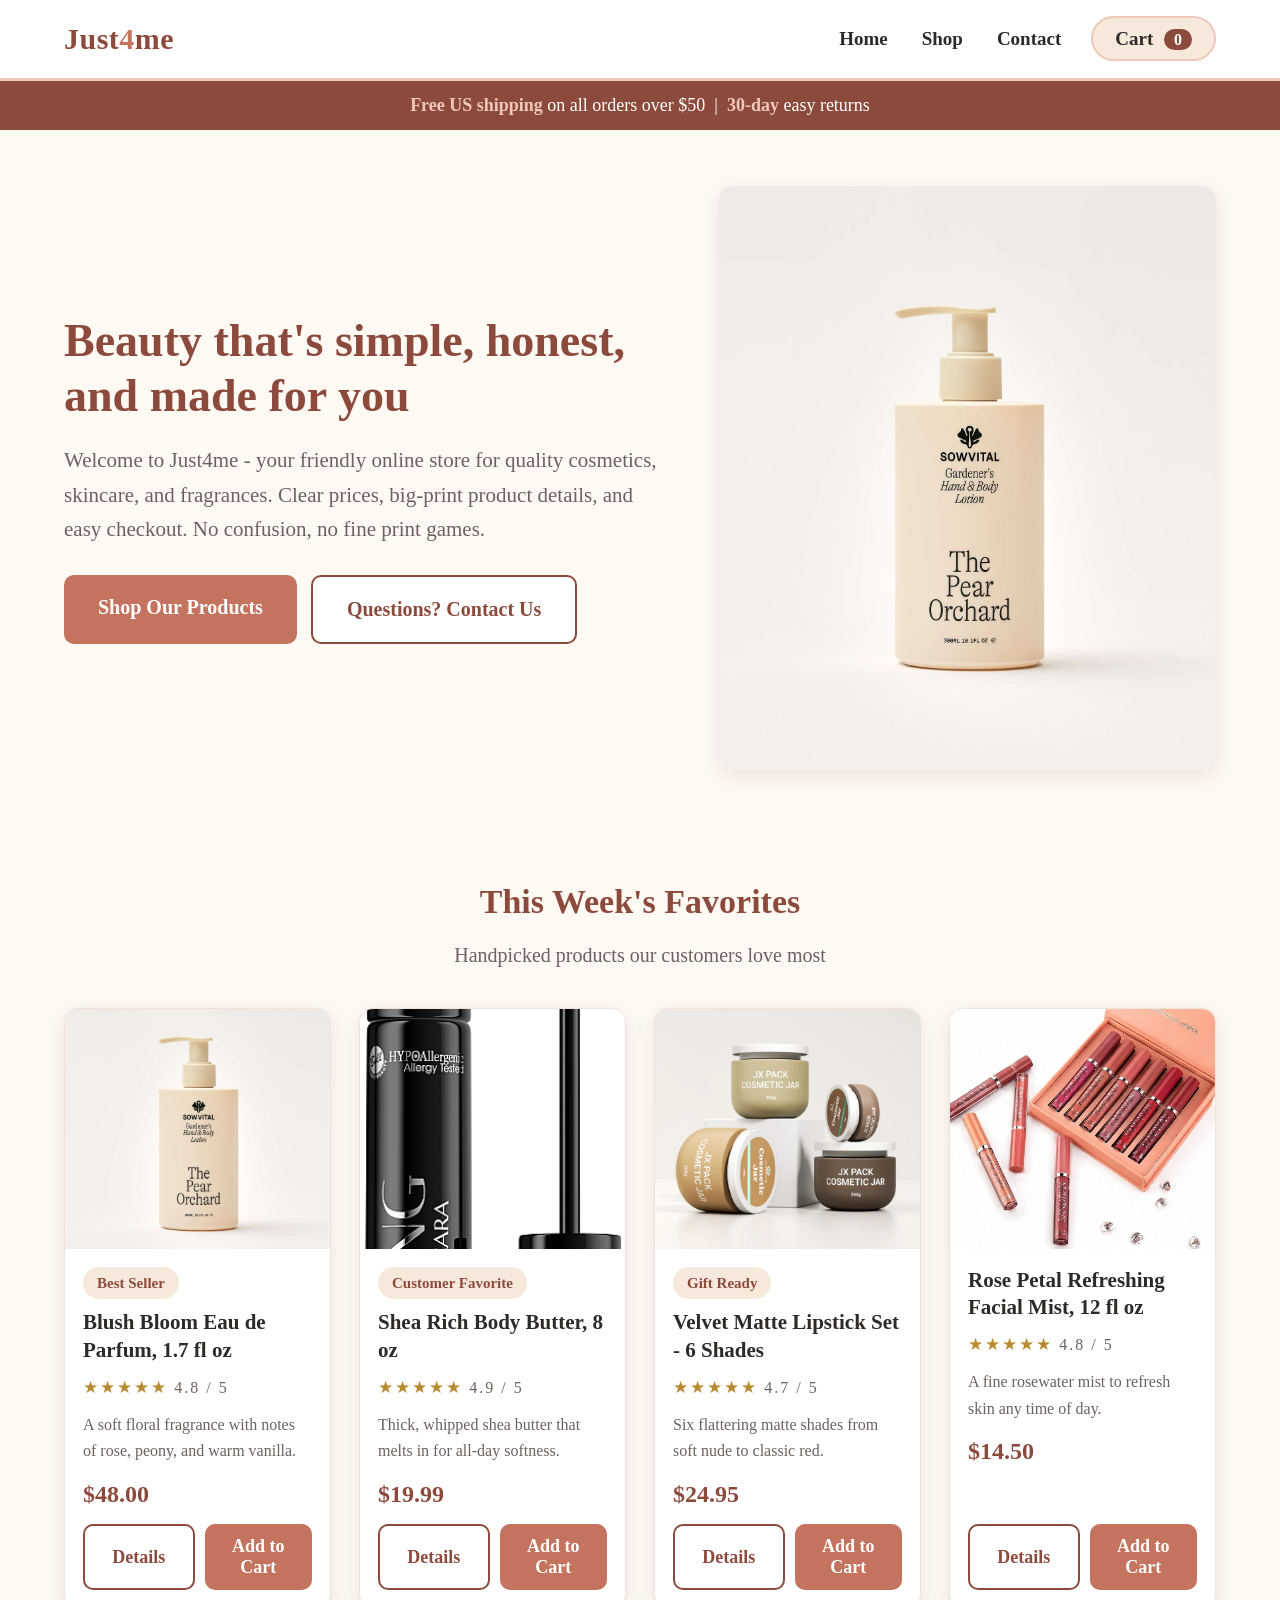
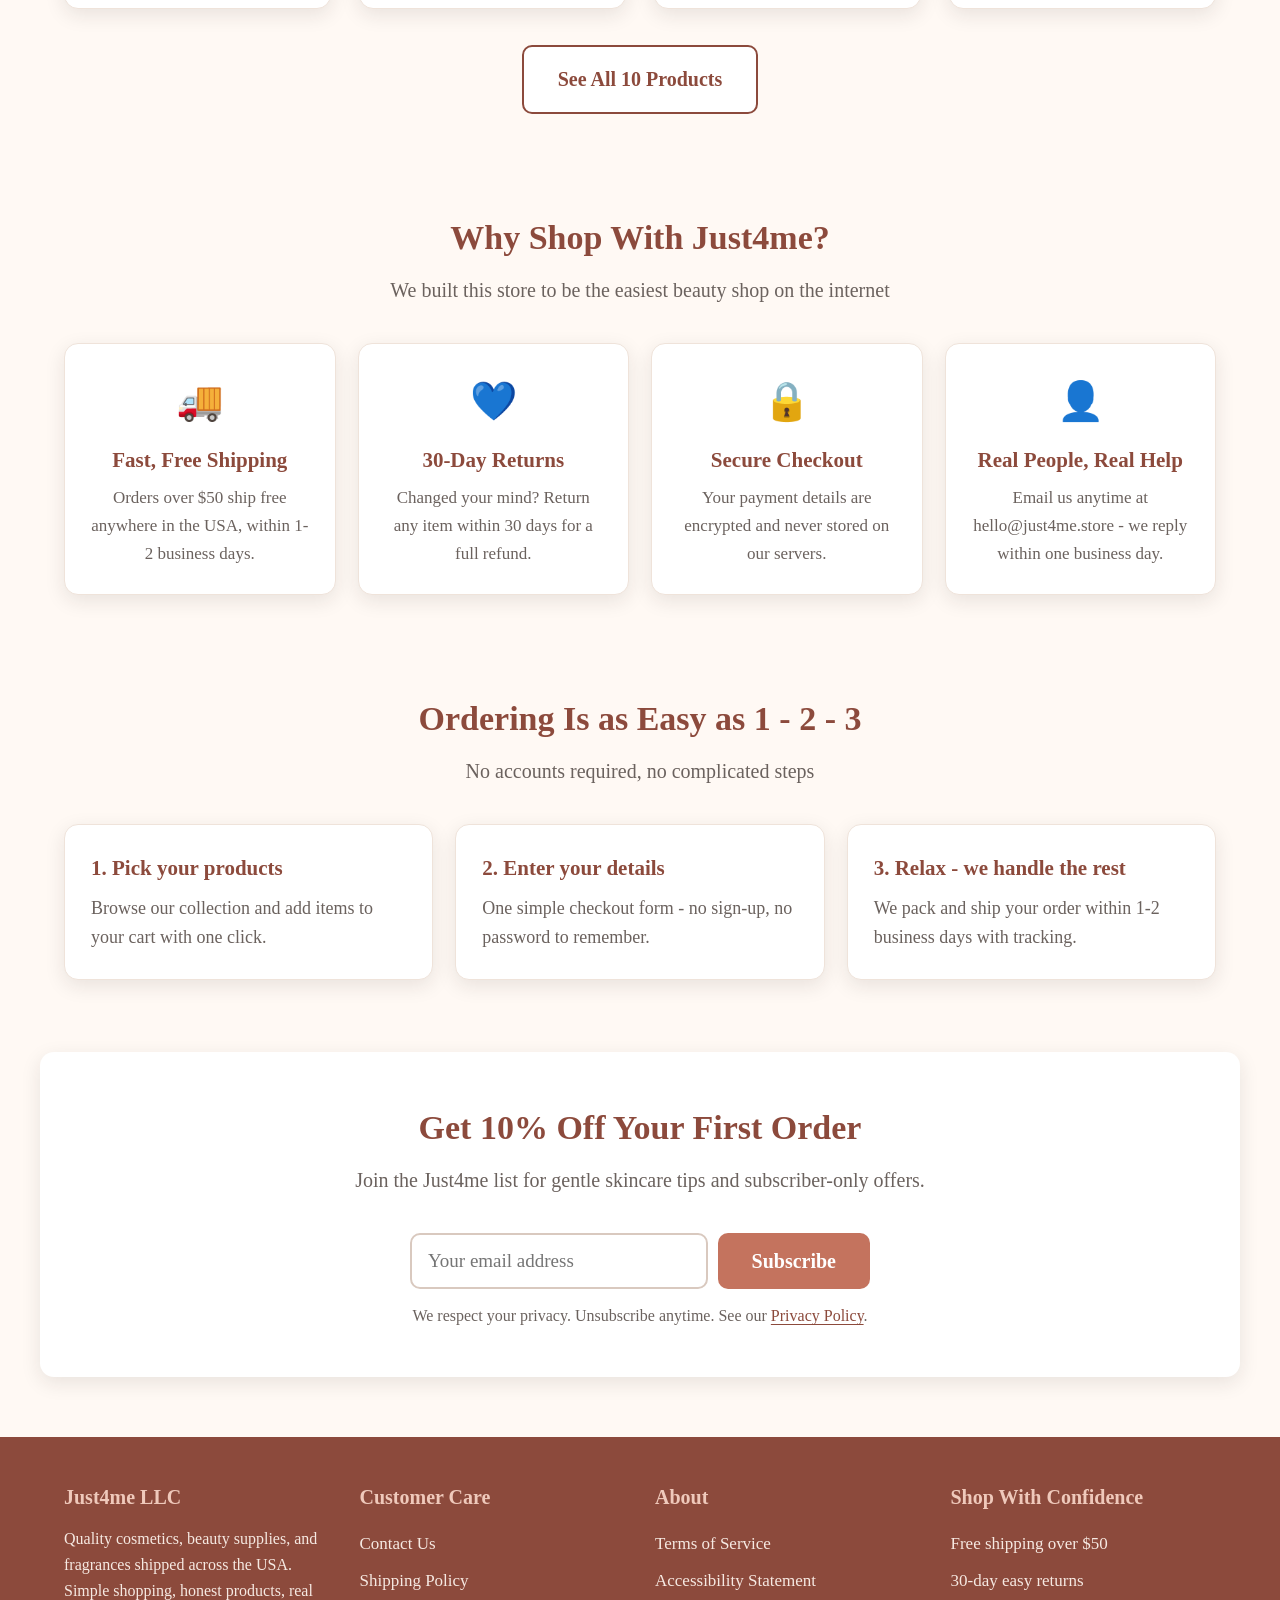
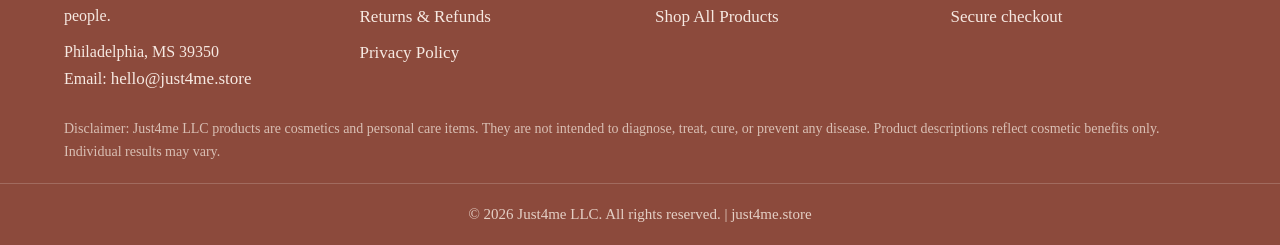
<file: index.html>
<!DOCTYPE html>
<html lang="en-US">
<head>
<meta charset="UTF-8">
<meta name="viewport" content="width=device-width, initial-scale=1.0">
<title>Cosmetics, Beauty & Fragrance Online Store | Just4me LLC</title>
<meta name="description" content="Shop quality cosmetics, skincare, and perfumes at Just4me LLC. Free US shipping over $50, 30-day returns, easy senior-friendly checkout.">
<meta property="og:title" content="Cosmetics, Beauty & Fragrance Online Store | Just4me LLC">
<meta property="og:description" content="Shop quality cosmetics, skincare, and perfumes at Just4me LLC. Free US shipping over $50, 30-day returns, easy senior-friendly checkout.">
<meta property="og:url" content="https://just4me.store/">
<meta property="og:type" content="website">
<link rel="canonical" href="https://just4me.store/">
<link rel="stylesheet" href="css/style.css">
<script type="application/ld+json">
{"@context":"https://schema.org","@type":"Organization","name":"Just4me LLC","url":"https://just4me.store","email":"hello@just4me.store","address":{"@type":"PostalAddress","addressLocality":"Philadelphia","addressRegion":"MS","postalCode":"39350","addressCountry":"US"}}
</script>

</head>
<body>
<a class="skip-link" href="#main">Skip to main content</a>
<header class="site-header">
  <div class="header-inner">
    <a class="logo" href="index.html">Just<span>4</span>me</a>
    <nav class="main-nav" aria-label="Main navigation">
      <ul>
        <li><a href="index.html">Home</a></li>
        <li><a href="shop.html">Shop</a></li>
        <li><a href="contact.html">Contact</a></li>
        <li><a class="cart-link" href="cart.html">Cart <span class="cart-count">0</span></a></li>
      </ul>
    </nav>
  </div>
</header>
<main id="main">

<div class="announce"><strong>Free US shipping</strong> on all orders over $50 &nbsp;|&nbsp; <strong>30-day</strong> easy returns</div>
<section class="hero">
  <div>
    <h1>Beauty that's simple, honest, and made for you</h1>
    <p>Welcome to Just4me - your friendly online store for quality cosmetics, skincare, and fragrances. Clear prices, big-print product details, and easy checkout. No confusion, no fine print games.</p>
    <div style="display:flex;gap:14px;flex-wrap:wrap">
      <a class="btn" href="shop.html">Shop Our Products</a>
      <a class="btn btn-outline" href="contact.html">Questions? Contact Us</a>
    </div>
  </div>
  <img src="images/products/perfume.jpg" alt="Blush Bloom Eau de Parfum - our signature fragrance">
</section>

<section class="section">
  <h2>This Week's Favorites</h2>
  <p class="sub">Handpicked products our customers love most</p>
  <div id="featured-grid" class="product-grid"></div>
  <div class="center" style="margin-top:36px"><a class="btn btn-outline" href="shop.html">See All 10 Products</a></div>
</section>

<section class="section">
  <h2>Why Shop With Just4me?</h2>
  <p class="sub">We built this store to be the easiest beauty shop on the internet</p>
  <div class="trust">
    <div class="box"><div class="ico" aria-hidden="true">&#128666;</div><h3>Fast, Free Shipping</h3><p>Orders over $50 ship free anywhere in the USA, within 1-2 business days.</p></div>
    <div class="box"><div class="ico" aria-hidden="true">&#128153;</div><h3>30-Day Returns</h3><p>Changed your mind? Return any item within 30 days for a full refund.</p></div>
    <div class="box"><div class="ico" aria-hidden="true">&#128274;</div><h3>Secure Checkout</h3><p>Your payment details are encrypted and never stored on our servers.</p></div>
    <div class="box"><div class="ico" aria-hidden="true">&#128100;</div><h3>Real People, Real Help</h3><p>Email us anytime at hello@just4me.store - we reply within one business day.</p></div>
  </div>
</section>

<section class="section">
  <h2>Ordering Is as Easy as 1 - 2 - 3</h2>
  <p class="sub">No accounts required, no complicated steps</p>
  <div class="steps">
    <div class="step"><h3>1. Pick your products</h3><p>Browse our collection and add items to your cart with one click.</p></div>
    <div class="step"><h3>2. Enter your details</h3><p>One simple checkout form - no sign-up, no password to remember.</p></div>
    <div class="step"><h3>3. Relax - we handle the rest</h3><p>We pack and ship your order within 1-2 business days with tracking.</p></div>
  </div>
</section>

<section class="section center" style="background:var(--white);border-radius:var(--radius);margin:24px auto;box-shadow:var(--shadow)">
  <h2>Get 10% Off Your First Order</h2>
  <p class="sub">Join the Just4me list for gentle skincare tips and subscriber-only offers.</p>
  <form onsubmit="event.preventDefault(); showToast('Thank you! Your welcome code is on its way to your inbox.');" style="max-width:460px;margin:0 auto;display:flex;gap:10px;flex-wrap:wrap;justify-content:center">
    <label for="nl-email" class="skip-link">Email address</label>
    <input id="nl-email" type="email" required placeholder="Your email address" style="flex:1;min-width:240px">
    <button class="btn" type="submit">Subscribe</button>
  </form>
  <p class="qty-note" style="margin-top:14px">We respect your privacy. Unsubscribe anytime. See our <a href="policies.html#privacy">Privacy Policy</a>.</p>
</section>

</main>
<footer class="site-footer">
  <div class="footer-inner">
    <div>
      <h4>Just4me LLC</h4>
      <p style="font-size:16px;line-height:1.6">Quality cosmetics, beauty supplies, and fragrances shipped across the USA. Simple shopping, honest products, real people.</p>
      <p style="font-size:16px;margin-top:10px">Philadelphia, MS 39350<br>Email: <a href="mailto:hello@just4me.store" style="display:inline">hello@just4me.store</a></p>
    </div>
    <div>
      <h4>Customer Care</h4>
      <a href="contact.html">Contact Us</a>
      <a href="policies.html#shipping">Shipping Policy</a>
      <a href="policies.html#returns">Returns &amp; Refunds</a>
      <a href="policies.html#privacy">Privacy Policy</a>
    </div>
    <div>
      <h4>About</h4>
      <a href="policies.html#terms">Terms of Service</a>
      <a href="policies.html#accessibility">Accessibility Statement</a>
      <a href="shop.html">Shop All Products</a>
    </div>
    <div>
      <h4>Shop With Confidence</h4>
      <a href="policies.html#shipping">Free shipping over $50</a>
      <a href="policies.html#returns">30-day easy returns</a>
      <a href="policies.html#privacy">Secure checkout</a>
    </div>
  </div>
  <p class="disclaimer">Disclaimer: Just4me LLC products are cosmetics and personal care items. They are not intended to diagnose, treat, cure, or prevent any disease. Product descriptions reflect cosmetic benefits only. Individual results may vary.</p>
  <div class="footer-bottom">&copy; <span id="year">2026</span> Just4me LLC. All rights reserved. | just4me.store</div>
</footer>
<script src="js/main.js"></script>
</body>
</html>
</file>
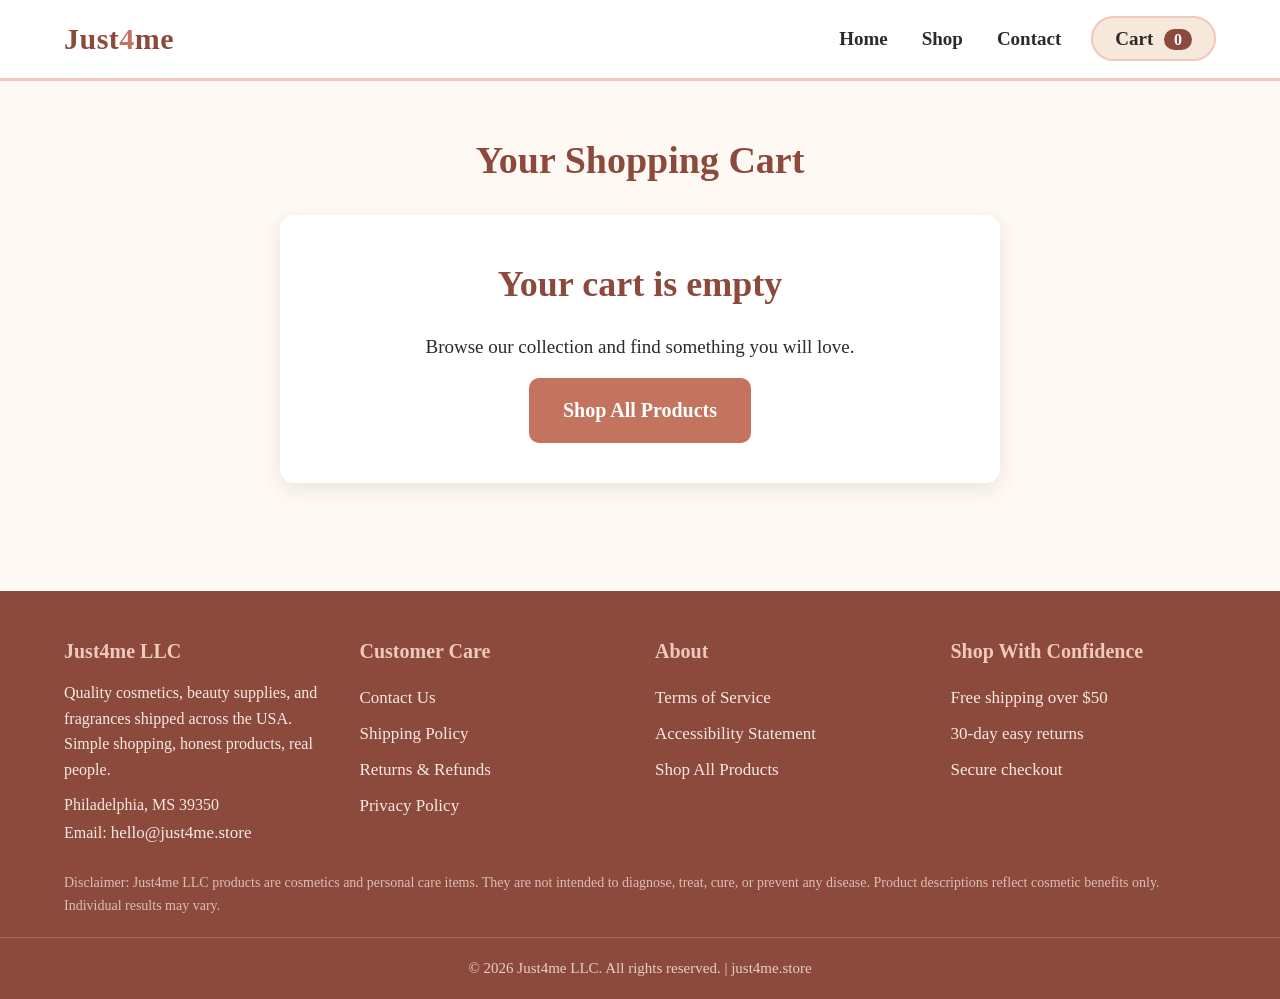
<file: cart.html>
<!DOCTYPE html>
<html lang="en-US">
<head>
<meta charset="UTF-8">
<meta name="viewport" content="width=device-width, initial-scale=1.0">
<title>Your Shopping Cart | Just4me LLC</title>
<meta name="description" content="Review your Just4me cart and check out securely. Free US shipping on orders over $50.">
<meta property="og:title" content="Your Shopping Cart | Just4me LLC">
<meta property="og:description" content="Review your Just4me cart and check out securely. Free US shipping on orders over $50.">
<meta property="og:url" content="https://just4me.store/">
<meta property="og:type" content="website">
<link rel="canonical" href="https://just4me.store/">
<link rel="stylesheet" href="css/style.css">
<script type="application/ld+json">
{"@context":"https://schema.org","@type":"Organization","name":"Just4me LLC","url":"https://just4me.store","email":"hello@just4me.store","address":{"@type":"PostalAddress","addressLocality":"Philadelphia","addressRegion":"MS","postalCode":"39350","addressCountry":"US"}}
</script>

</head>
<body>
<a class="skip-link" href="#main">Skip to main content</a>
<header class="site-header">
  <div class="header-inner">
    <a class="logo" href="index.html">Just<span>4</span>me</a>
    <nav class="main-nav" aria-label="Main navigation">
      <ul>
        <li><a href="index.html">Home</a></li>
        <li><a href="shop.html">Shop</a></li>
        <li><a href="contact.html">Contact</a></li>
        <li><a class="cart-link" href="cart.html">Cart <span class="cart-count">0</span></a></li>
      </ul>
    </nav>
  </div>
</header>
<main id="main">

<section class="section">
  <h1 style="font-size:38px;color:var(--deep);text-align:center;margin-bottom:24px">Your Shopping Cart</h1>
  <div id="cart-content"></div>
</section>

</main>
<footer class="site-footer">
  <div class="footer-inner">
    <div>
      <h4>Just4me LLC</h4>
      <p style="font-size:16px;line-height:1.6">Quality cosmetics, beauty supplies, and fragrances shipped across the USA. Simple shopping, honest products, real people.</p>
      <p style="font-size:16px;margin-top:10px">Philadelphia, MS 39350<br>Email: <a href="mailto:hello@just4me.store" style="display:inline">hello@just4me.store</a></p>
    </div>
    <div>
      <h4>Customer Care</h4>
      <a href="contact.html">Contact Us</a>
      <a href="policies.html#shipping">Shipping Policy</a>
      <a href="policies.html#returns">Returns &amp; Refunds</a>
      <a href="policies.html#privacy">Privacy Policy</a>
    </div>
    <div>
      <h4>About</h4>
      <a href="policies.html#terms">Terms of Service</a>
      <a href="policies.html#accessibility">Accessibility Statement</a>
      <a href="shop.html">Shop All Products</a>
    </div>
    <div>
      <h4>Shop With Confidence</h4>
      <a href="policies.html#shipping">Free shipping over $50</a>
      <a href="policies.html#returns">30-day easy returns</a>
      <a href="policies.html#privacy">Secure checkout</a>
    </div>
  </div>
  <p class="disclaimer">Disclaimer: Just4me LLC products are cosmetics and personal care items. They are not intended to diagnose, treat, cure, or prevent any disease. Product descriptions reflect cosmetic benefits only. Individual results may vary.</p>
  <div class="footer-bottom">&copy; <span id="year">2026</span> Just4me LLC. All rights reserved. | just4me.store</div>
</footer>
<script src="js/main.js"></script>
</body>
</html>
</file>
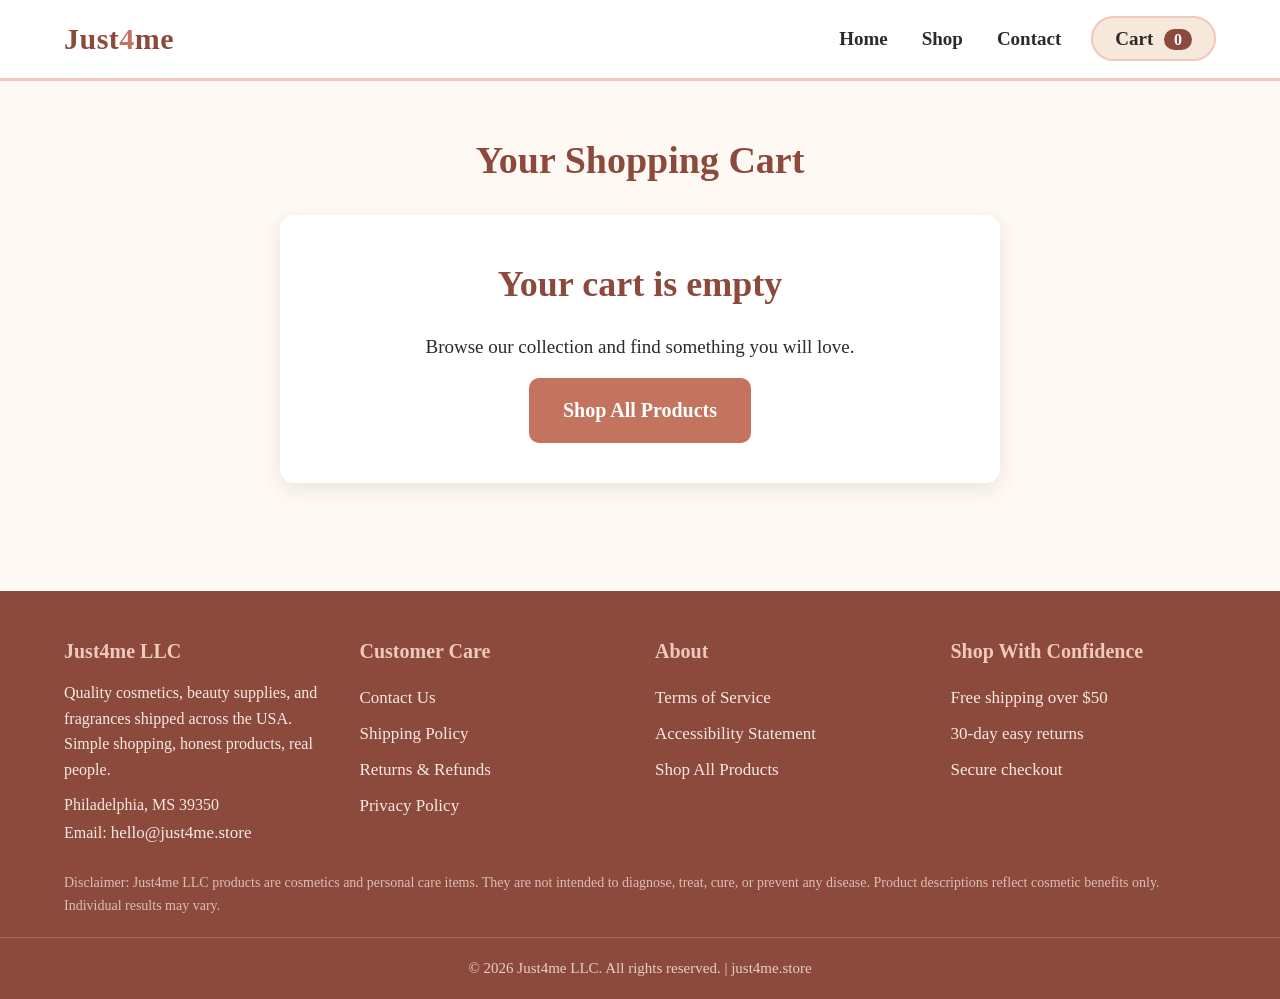
<file: checkout.html>
<!DOCTYPE html>
<html lang="en-US">
<head>
<meta charset="UTF-8">
<meta name="viewport" content="width=device-width, initial-scale=1.0">
<title>Secure Checkout | Just4me LLC</title>
<meta name="description" content="Complete your Just4me order with our simple, secure checkout. Test-mode demo payment - no real charge.">
<meta property="og:title" content="Secure Checkout | Just4me LLC">
<meta property="og:description" content="Complete your Just4me order with our simple, secure checkout. Test-mode demo payment - no real charge.">
<meta property="og:url" content="https://just4me.store/">
<meta property="og:type" content="website">
<link rel="canonical" href="https://just4me.store/">
<link rel="stylesheet" href="css/style.css">
<script type="application/ld+json">
{"@context":"https://schema.org","@type":"Organization","name":"Just4me LLC","url":"https://just4me.store","email":"hello@just4me.store","address":{"@type":"PostalAddress","addressLocality":"Philadelphia","addressRegion":"MS","postalCode":"39350","addressCountry":"US"}}
</script>

</head>
<body>
<a class="skip-link" href="#main">Skip to main content</a>
<header class="site-header">
  <div class="header-inner">
    <a class="logo" href="index.html">Just<span>4</span>me</a>
    <nav class="main-nav" aria-label="Main navigation">
      <ul>
        <li><a href="index.html">Home</a></li>
        <li><a href="shop.html">Shop</a></li>
        <li><a href="contact.html">Contact</a></li>
        <li><a class="cart-link" href="cart.html">Cart <span class="cart-count">0</span></a></li>
      </ul>
    </nav>
  </div>
</header>
<main id="main">

<section class="section">
  <h1 style="font-size:38px;color:var(--deep);text-align:center;margin-bottom:8px">Secure Checkout</h1>
  <p class="sub">One simple form - no account needed</p>

 

  <div class="table-wrap" style="max-width:760px;margin:0 auto 32px;padding:24px">
    <h2 style="font-size:24px;color:var(--deep);margin-bottom:14px">Order Summary</h2>
    <div id="checkout-summary"></div>
  </div>

  <form id="checkout-form" class="form-card" novalidate>
    <h2 style="font-size:24px;color:var(--deep);margin-bottom:18px">Contact &amp; Shipping</h2>
    <div class="form-grid">
      <div class="form-field full"><label for="full-name">Full Name *</label>
        <input id="full-name" name="full-name" type="text" autocomplete="name"><div class="field-error"></div></div>
      <div class="form-field"><label for="email">Email Address *</label>
        <input id="email" name="email" type="email" autocomplete="email"><div class="field-error"></div></div>
      <div class="form-field"><label for="phone">Phone (optional)</label>
        <input id="phone" name="phone" type="tel" autocomplete="tel"><div class="field-error"></div></div>
      <div class="form-field full"><label for="address">Street Address *</label>
        <input id="address" name="address" type="text" autocomplete="street-address"><div class="field-error"></div></div>
      <div class="form-field"><label for="city">City *</label>
        <input id="city" name="city" type="text" autocomplete="address-level2"><div class="field-error"></div></div>
      <div class="form-field"><label for="state">State *</label>
        <select id="state" name="state" autocomplete="address-level1">
          <option value="">Select your state</option>
          <option>Alabama</option><option>Alaska</option><option>Arizona</option><option>Arkansas</option><option>California</option><option>Colorado</option><option>Connecticut</option><option>Delaware</option><option>Florida</option><option>Georgia</option><option>Hawaii</option><option>Idaho</option><option>Illinois</option><option>Indiana</option><option>Iowa</option><option>Kansas</option><option>Kentucky</option><option>Louisiana</option><option>Maine</option><option>Maryland</option><option>Massachusetts</option><option>Michigan</option><option>Minnesota</option><option>Mississippi</option><option>Missouri</option><option>Montana</option><option>Nebraska</option><option>Nevada</option><option>New Hampshire</option><option>New Jersey</option><option>New Mexico</option><option>New York</option><option>North Carolina</option><option>North Dakota</option><option>Ohio</option><option>Oklahoma</option><option>Oregon</option><option>Pennsylvania</option><option>Rhode Island</option><option>South Carolina</option><option>South Dakota</option><option>Tennessee</option><option>Texas</option><option>Utah</option><option>Vermont</option><option>Virginia</option><option>Washington</option><option>West Virginia</option><option>Wisconsin</option><option>Wyoming</option>
        </select><div class="field-error"></div></div>
      <div class="form-field"><label for="zip">ZIP Code *</label>
        <input id="zip" name="zip" type="text" inputmode="numeric" autocomplete="postal-code" maxlength="10"><div class="field-error"></div></div>
    </div>

    <h2 style="font-size:24px;color:var(--deep);margin:28px 0 18px">Payment Details</h2>
    <div class="form-grid">
      <div class="form-field full"><label for="card-name">Name on Card *</label>
        <input id="card-name" name="card-name" type="text" autocomplete="cc-name"><div class="field-error"></div></div>
      <div class="form-field full"><label for="card-number">Card Number *</label>
        <input id="card-number" name="card-number" type="text" inputmode="numeric" autocomplete="cc-number" maxlength="19" placeholder="4242 4242 4242 4242"><div class="field-error"></div></div>
      <div class="form-field"><label for="card-exp">Expiry Date (MM/YY) *</label>
        <input id="card-exp" name="card-exp" type="text" inputmode="numeric" autocomplete="cc-exp" maxlength="5" placeholder="08/28"><div class="field-error"></div></div>
      <div class="form-field"><label for="card-cvv">Security Code (CVV) *</label>
        <input id="card-cvv" name="card-cvv" type="password" inputmode="numeric" autocomplete="cc-csc" maxlength="4" placeholder="123"><div class="field-error"></div></div>
    </div>

    <div style="margin:22px 0">
      <label style="font-weight:normal;font-size:18px;display:flex;gap:10px;align-items:flex-start">
        <input id="agree-terms" type="checkbox" style="width:26px;height:26px;min-height:26px;margin-top:3px" required>
        <span>I agree to the <a href="policies.html#terms">Terms of Service</a> and <a href="policies.html#privacy">Privacy Policy</a>, and I understand this is a demonstration checkout in test mode.</span>
      </label>
    </div>

    <button id="pay-btn" class="btn btn-green" type="submit" style="width:100%">Pay Now - Secure Demo Payment</button>
    <p class="qty-note center" style="margin-top:14px">&#128274; Payments are encrypted.</p>
  </form>
</section>

</main>
<footer class="site-footer">
  <div class="footer-inner">
    <div>
      <h4>Just4me LLC</h4>
      <p style="font-size:16px;line-height:1.6">Quality cosmetics, beauty supplies, and fragrances shipped across the USA. Simple shopping, honest products, real people.</p>
      <p style="font-size:16px;margin-top:10px">Philadelphia, MS 39350<br>Email: <a href="mailto:hello@just4me.store" style="display:inline">hello@just4me.store</a></p>
    </div>
    <div>
      <h4>Customer Care</h4>
      <a href="contact.html">Contact Us</a>
      <a href="policies.html#shipping">Shipping Policy</a>
      <a href="policies.html#returns">Returns &amp; Refunds</a>
      <a href="policies.html#privacy">Privacy Policy</a>
    </div>
    <div>
      <h4>About</h4>
      <a href="policies.html#terms">Terms of Service</a>
      <a href="policies.html#accessibility">Accessibility Statement</a>
      <a href="shop.html">Shop All Products</a>
    </div>
    <div>
      <h4>Shop With Confidence</h4>
      <a href="policies.html#shipping">Free shipping over $50</a>
      <a href="policies.html#returns">30-day easy returns</a>
      <a href="policies.html#privacy">Secure checkout</a>
    </div>
  </div>
  <p class="disclaimer">Disclaimer: Just4me LLC products are cosmetics and personal care items. They are not intended to diagnose, treat, cure, or prevent any disease. Product descriptions reflect cosmetic benefits only. Individual results may vary.</p>
  <div class="footer-bottom">&copy; <span id="year">2026</span> Just4me LLC. All rights reserved. | just4me.store</div>
</footer>
<script src="js/main.js"></script>
</body>
</html>
</file>
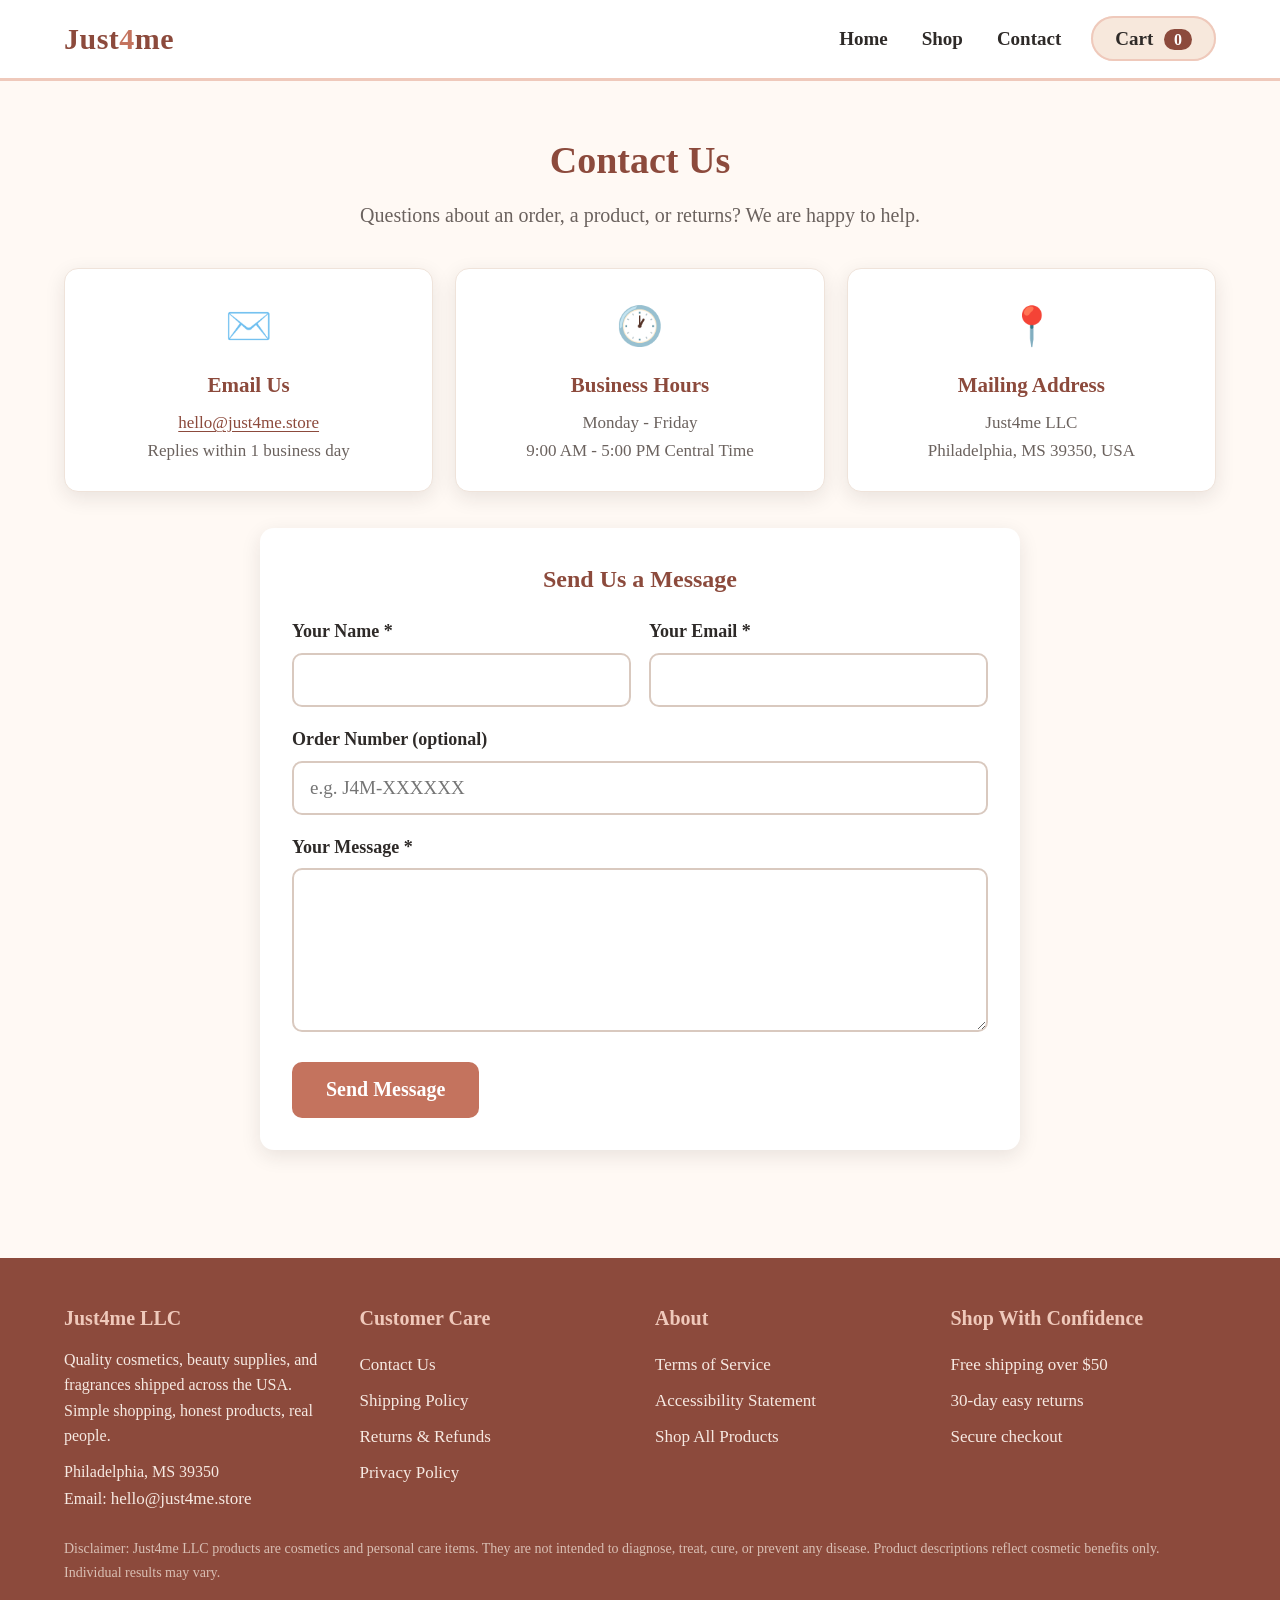
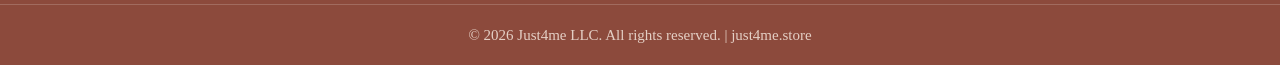
<file: contact.html>
<!DOCTYPE html>
<html lang="en-US">
<head>
<meta charset="UTF-8">
<meta name="viewport" content="width=device-width, initial-scale=1.0">
<title>Contact Us | Just4me LLC</title>
<meta name="description" content="Contact Just4me LLC for order help, product questions, and returns. Email hello@just4me.store - we reply within one business day.">
<meta property="og:title" content="Contact Us | Just4me LLC">
<meta property="og:description" content="Contact Just4me LLC for order help, product questions, and returns. Email hello@just4me.store - we reply within one business day.">
<meta property="og:url" content="https://just4me.store/">
<meta property="og:type" content="website">
<link rel="canonical" href="https://just4me.store/">
<link rel="stylesheet" href="css/style.css">
<script type="application/ld+json">
{"@context":"https://schema.org","@type":"Organization","name":"Just4me LLC","url":"https://just4me.store","email":"hello@just4me.store","address":{"@type":"PostalAddress","addressLocality":"Philadelphia","addressRegion":"MS","postalCode":"39350","addressCountry":"US"}}
</script>

</head>
<body>
<a class="skip-link" href="#main">Skip to main content</a>
<header class="site-header">
  <div class="header-inner">
    <a class="logo" href="index.html">Just<span>4</span>me</a>
    <nav class="main-nav" aria-label="Main navigation">
      <ul>
        <li><a href="index.html">Home</a></li>
        <li><a href="shop.html">Shop</a></li>
        <li><a href="contact.html">Contact</a></li>
        <li><a class="cart-link" href="cart.html">Cart <span class="cart-count">0</span></a></li>
      </ul>
    </nav>
  </div>
</header>
<main id="main">

<section class="section">
  <h1 style="font-size:38px;color:var(--deep);text-align:center;margin-bottom:8px">Contact Us</h1>
  <p class="sub">Questions about an order, a product, or returns? We are happy to help.</p>
  <div class="trust" style="margin-bottom:36px">
    <div class="box"><div class="ico" aria-hidden="true">&#9993;&#65039;</div><h3>Email Us</h3><p><a href="mailto:hello@just4me.store">hello@just4me.store</a><br>Replies within 1 business day</p></div>
    <div class="box"><div class="ico" aria-hidden="true">&#128336;</div><h3>Business Hours</h3><p>Monday - Friday<br>9:00 AM - 5:00 PM Central Time</p></div>
    <div class="box"><div class="ico" aria-hidden="true">&#128205;</div><h3>Mailing Address</h3><p>Just4me LLC<br>Philadelphia, MS 39350, USA</p></div>
  </div>
  <form class="form-card" onsubmit="event.preventDefault(); showToast('Thank you! Your message has been sent. We will reply within one business day.'); this.reset();">
    <h2 style="font-size:24px;color:var(--deep);margin-bottom:18px">Send Us a Message</h2>
    <div class="form-grid">
      <div class="form-field"><label for="c-name">Your Name *</label><input id="c-name" type="text" required autocomplete="name"></div>
      <div class="form-field"><label for="c-email">Your Email *</label><input id="c-email" type="email" required autocomplete="email"></div>
      <div class="form-field full"><label for="c-order">Order Number (optional)</label><input id="c-order" type="text" placeholder="e.g. J4M-XXXXXX"></div>
      <div class="form-field full"><label for="c-msg">Your Message *</label><textarea id="c-msg" rows="6" required style="min-height:160px"></textarea></div>
    </div>
    <button class="btn" type="submit" style="margin-top:20px">Send Message</button>
  </form>
</section>

</main>
<footer class="site-footer">
  <div class="footer-inner">
    <div>
      <h4>Just4me LLC</h4>
      <p style="font-size:16px;line-height:1.6">Quality cosmetics, beauty supplies, and fragrances shipped across the USA. Simple shopping, honest products, real people.</p>
      <p style="font-size:16px;margin-top:10px">Philadelphia, MS 39350<br>Email: <a href="mailto:hello@just4me.store" style="display:inline">hello@just4me.store</a></p>
    </div>
    <div>
      <h4>Customer Care</h4>
      <a href="contact.html">Contact Us</a>
      <a href="policies.html#shipping">Shipping Policy</a>
      <a href="policies.html#returns">Returns &amp; Refunds</a>
      <a href="policies.html#privacy">Privacy Policy</a>
    </div>
    <div>
      <h4>About</h4>
      <a href="policies.html#terms">Terms of Service</a>
      <a href="policies.html#accessibility">Accessibility Statement</a>
      <a href="shop.html">Shop All Products</a>
    </div>
    <div>
      <h4>Shop With Confidence</h4>
      <a href="policies.html#shipping">Free shipping over $50</a>
      <a href="policies.html#returns">30-day easy returns</a>
      <a href="policies.html#privacy">Secure checkout</a>
    </div>
  </div>
  <p class="disclaimer">Disclaimer: Just4me LLC products are cosmetics and personal care items. They are not intended to diagnose, treat, cure, or prevent any disease. Product descriptions reflect cosmetic benefits only. Individual results may vary.</p>
  <div class="footer-bottom">&copy; <span id="year">2026</span> Just4me LLC. All rights reserved. | just4me.store</div>
</footer>
<script src="js/main.js"></script>
</body>
</html>
</file>
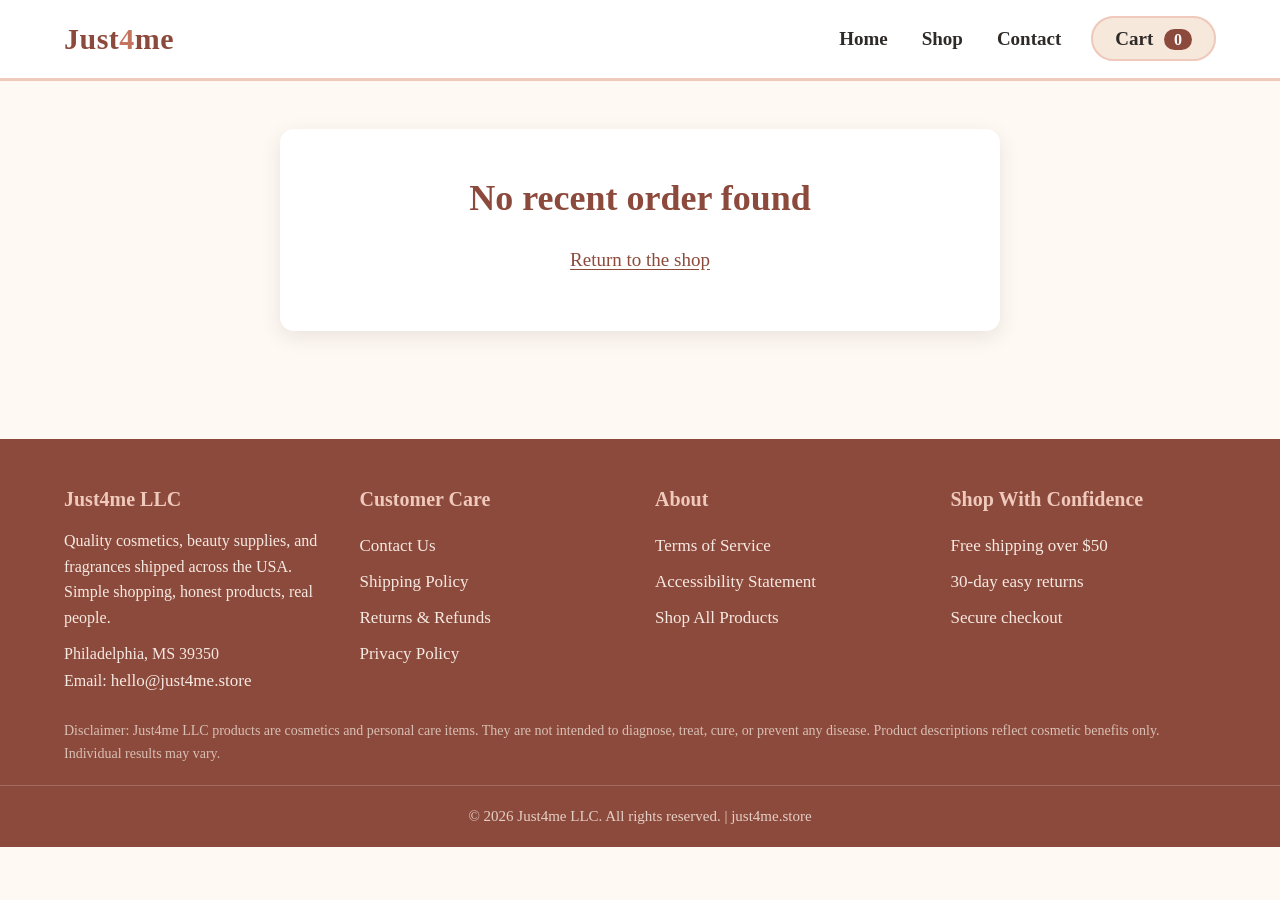
<file: order-confirmation.html>
<!DOCTYPE html>
<html lang="en-US">
<head>
<meta charset="UTF-8">
<meta name="viewport" content="width=device-width, initial-scale=1.0">
<title>Order Confirmation | Just4me LLC</title>
<meta name="description" content="Your Just4me order has been received. Thank you for shopping with us.">
<meta property="og:title" content="Order Confirmation | Just4me LLC">
<meta property="og:description" content="Your Just4me order has been received. Thank you for shopping with us.">
<meta property="og:url" content="https://just4me.store/">
<meta property="og:type" content="website">
<link rel="canonical" href="https://just4me.store/">
<link rel="stylesheet" href="css/style.css">
<script type="application/ld+json">
{"@context":"https://schema.org","@type":"Organization","name":"Just4me LLC","url":"https://just4me.store","email":"hello@just4me.store","address":{"@type":"PostalAddress","addressLocality":"Philadelphia","addressRegion":"MS","postalCode":"39350","addressCountry":"US"}}
</script>

</head>
<body>
<a class="skip-link" href="#main">Skip to main content</a>
<header class="site-header">
  <div class="header-inner">
    <a class="logo" href="index.html">Just<span>4</span>me</a>
    <nav class="main-nav" aria-label="Main navigation">
      <ul>
        <li><a href="index.html">Home</a></li>
        <li><a href="shop.html">Shop</a></li>
        <li><a href="contact.html">Contact</a></li>
        <li><a class="cart-link" href="cart.html">Cart <span class="cart-count">0</span></a></li>
      </ul>
    </nav>
  </div>
</header>
<main id="main">

<section class="section" id="order-details"></section>

</main>
<footer class="site-footer">
  <div class="footer-inner">
    <div>
      <h4>Just4me LLC</h4>
      <p style="font-size:16px;line-height:1.6">Quality cosmetics, beauty supplies, and fragrances shipped across the USA. Simple shopping, honest products, real people.</p>
      <p style="font-size:16px;margin-top:10px">Philadelphia, MS 39350<br>Email: <a href="mailto:hello@just4me.store" style="display:inline">hello@just4me.store</a></p>
    </div>
    <div>
      <h4>Customer Care</h4>
      <a href="contact.html">Contact Us</a>
      <a href="policies.html#shipping">Shipping Policy</a>
      <a href="policies.html#returns">Returns &amp; Refunds</a>
      <a href="policies.html#privacy">Privacy Policy</a>
    </div>
    <div>
      <h4>About</h4>
      <a href="policies.html#terms">Terms of Service</a>
      <a href="policies.html#accessibility">Accessibility Statement</a>
      <a href="shop.html">Shop All Products</a>
    </div>
    <div>
      <h4>Shop With Confidence</h4>
      <a href="policies.html#shipping">Free shipping over $50</a>
      <a href="policies.html#returns">30-day easy returns</a>
      <a href="policies.html#privacy">Secure checkout</a>
    </div>
  </div>
  <p class="disclaimer">Disclaimer: Just4me LLC products are cosmetics and personal care items. They are not intended to diagnose, treat, cure, or prevent any disease. Product descriptions reflect cosmetic benefits only. Individual results may vary.</p>
  <div class="footer-bottom">&copy; <span id="year">2026</span> Just4me LLC. All rights reserved. | just4me.store</div>
</footer>
<script src="js/main.js"></script>
</body>
</html>
</file>
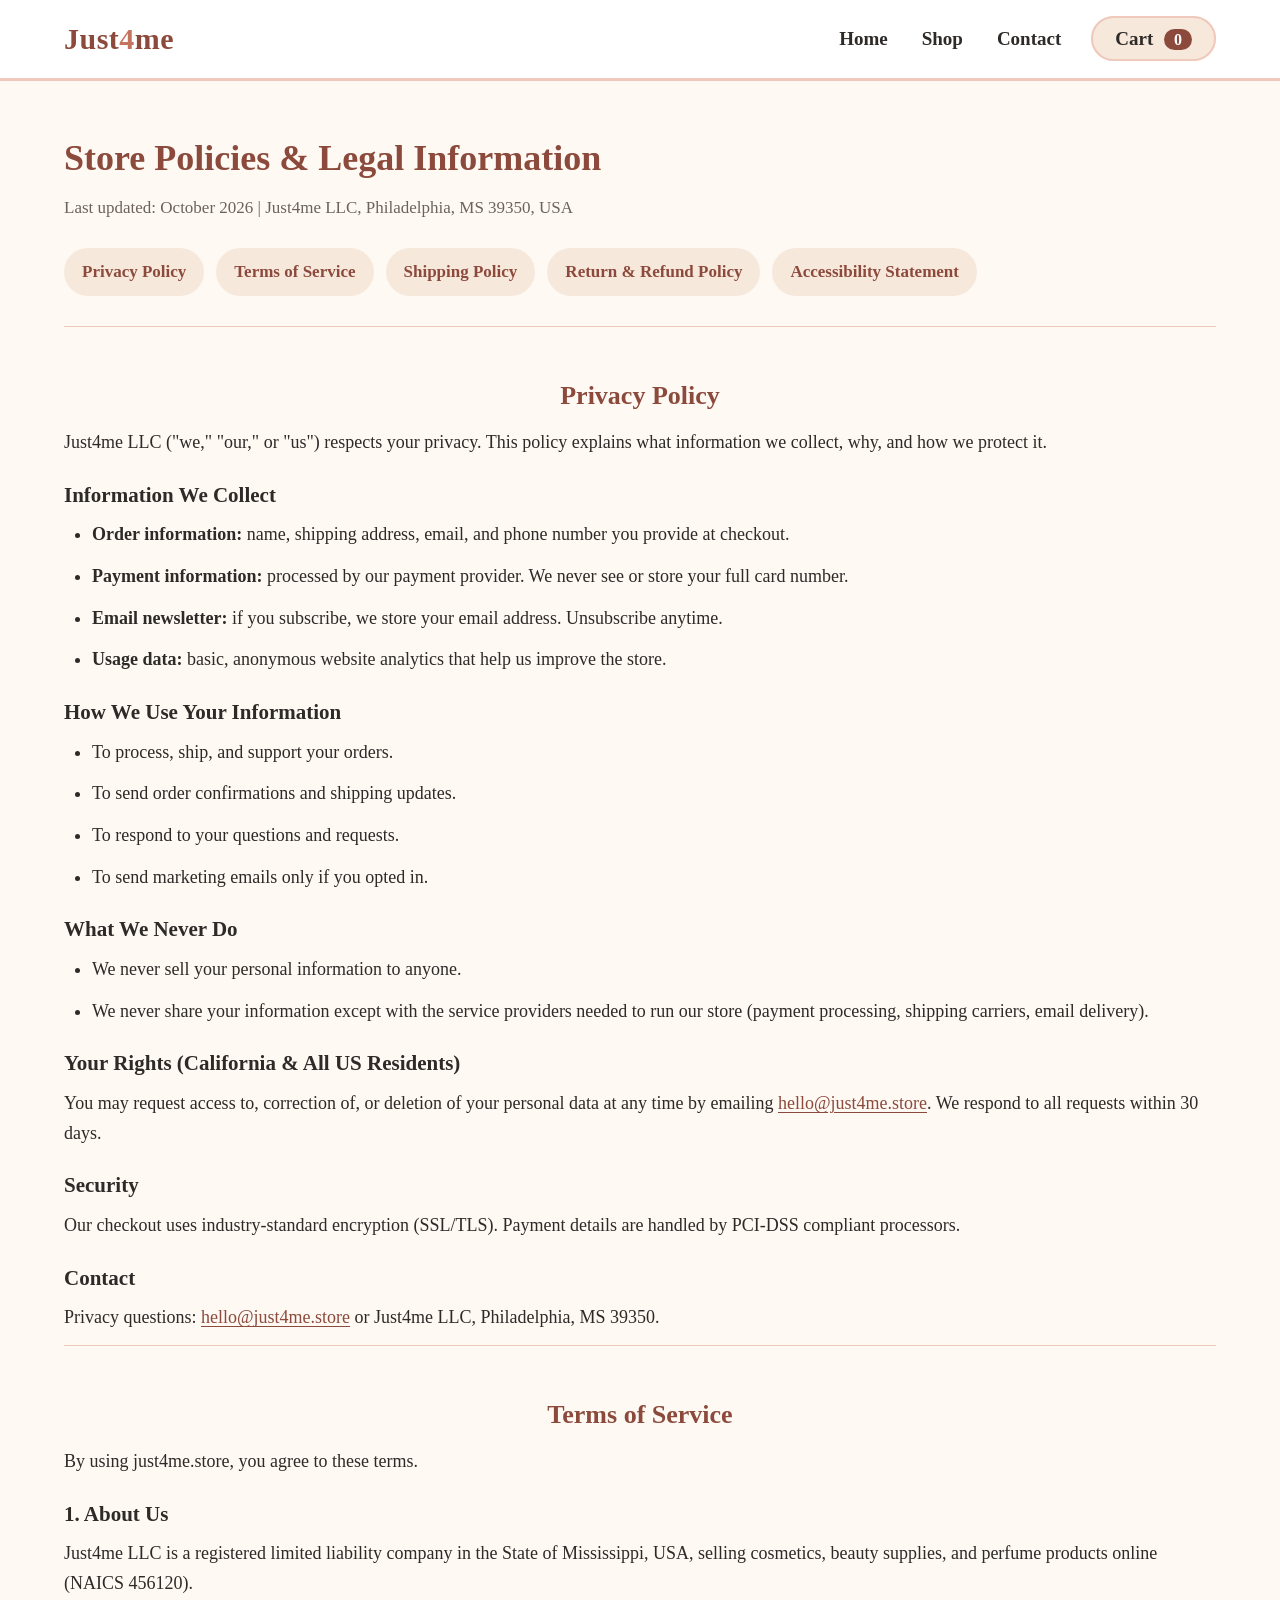
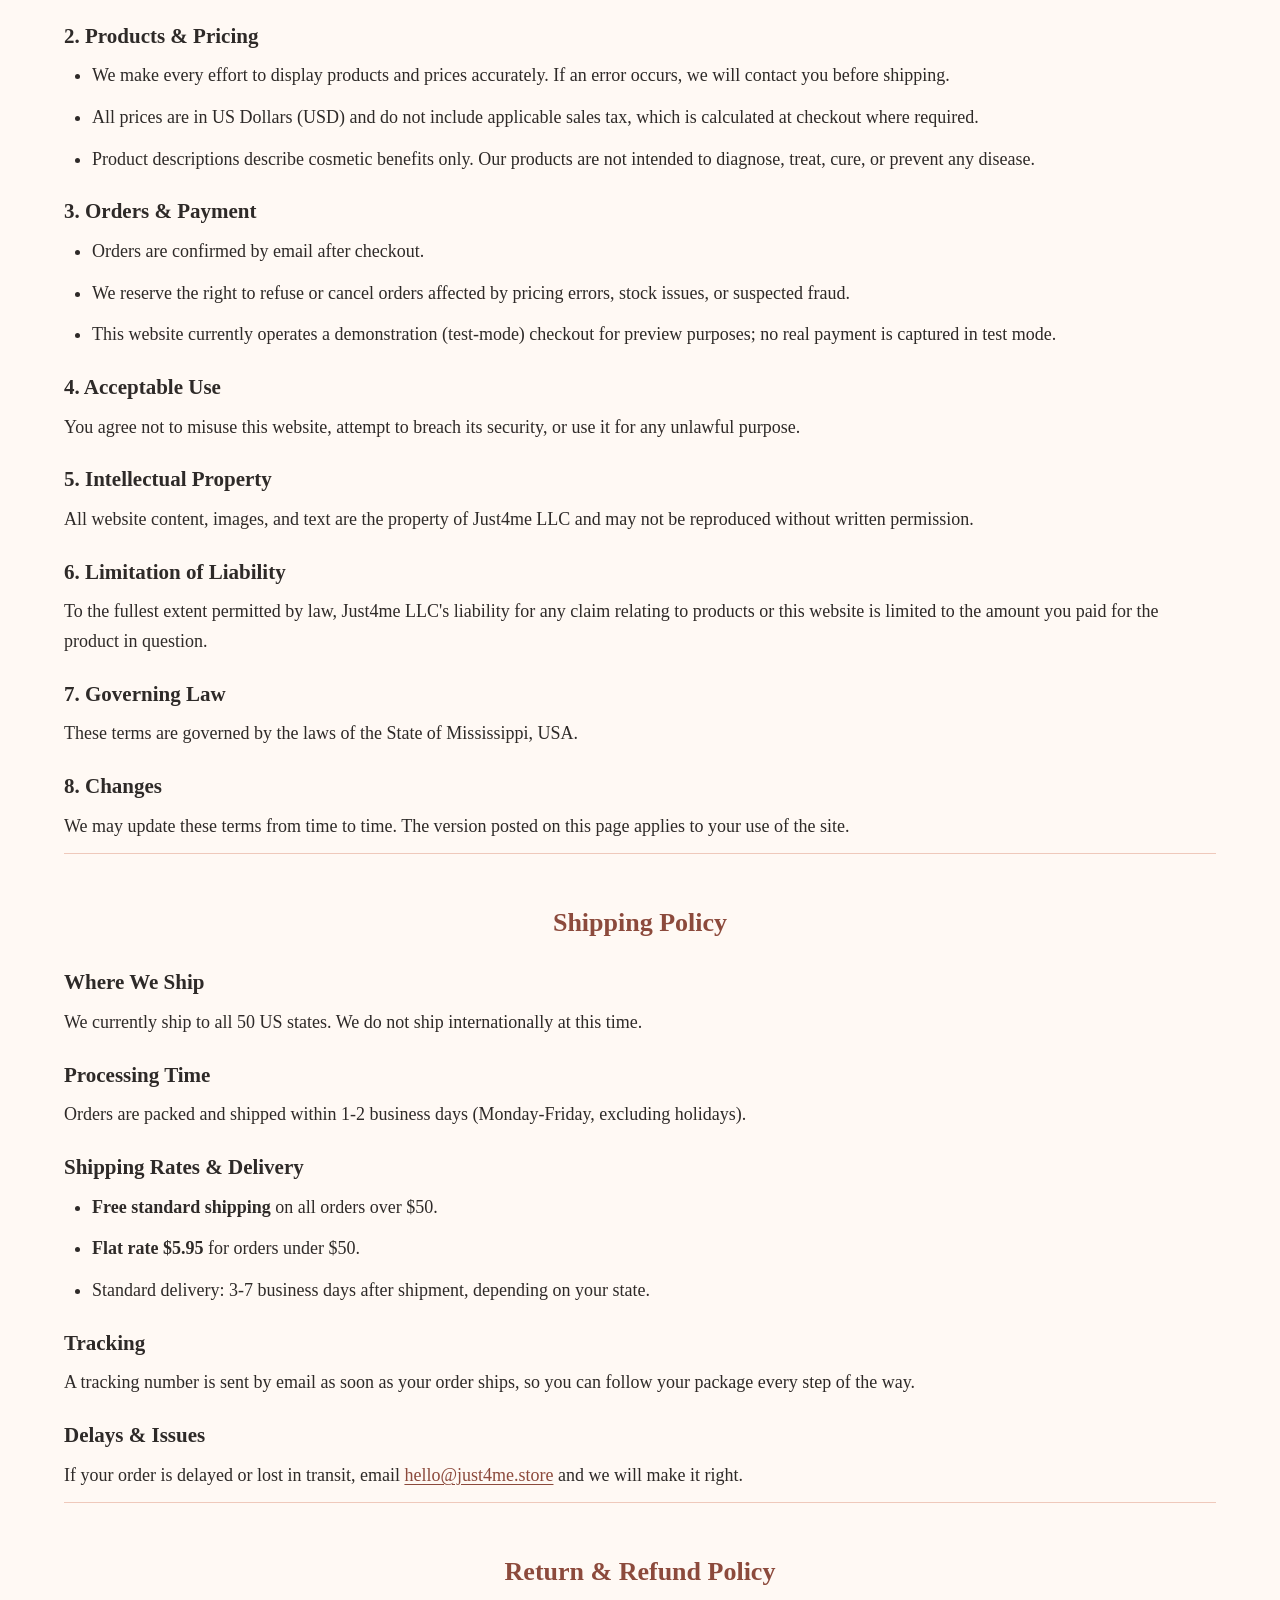
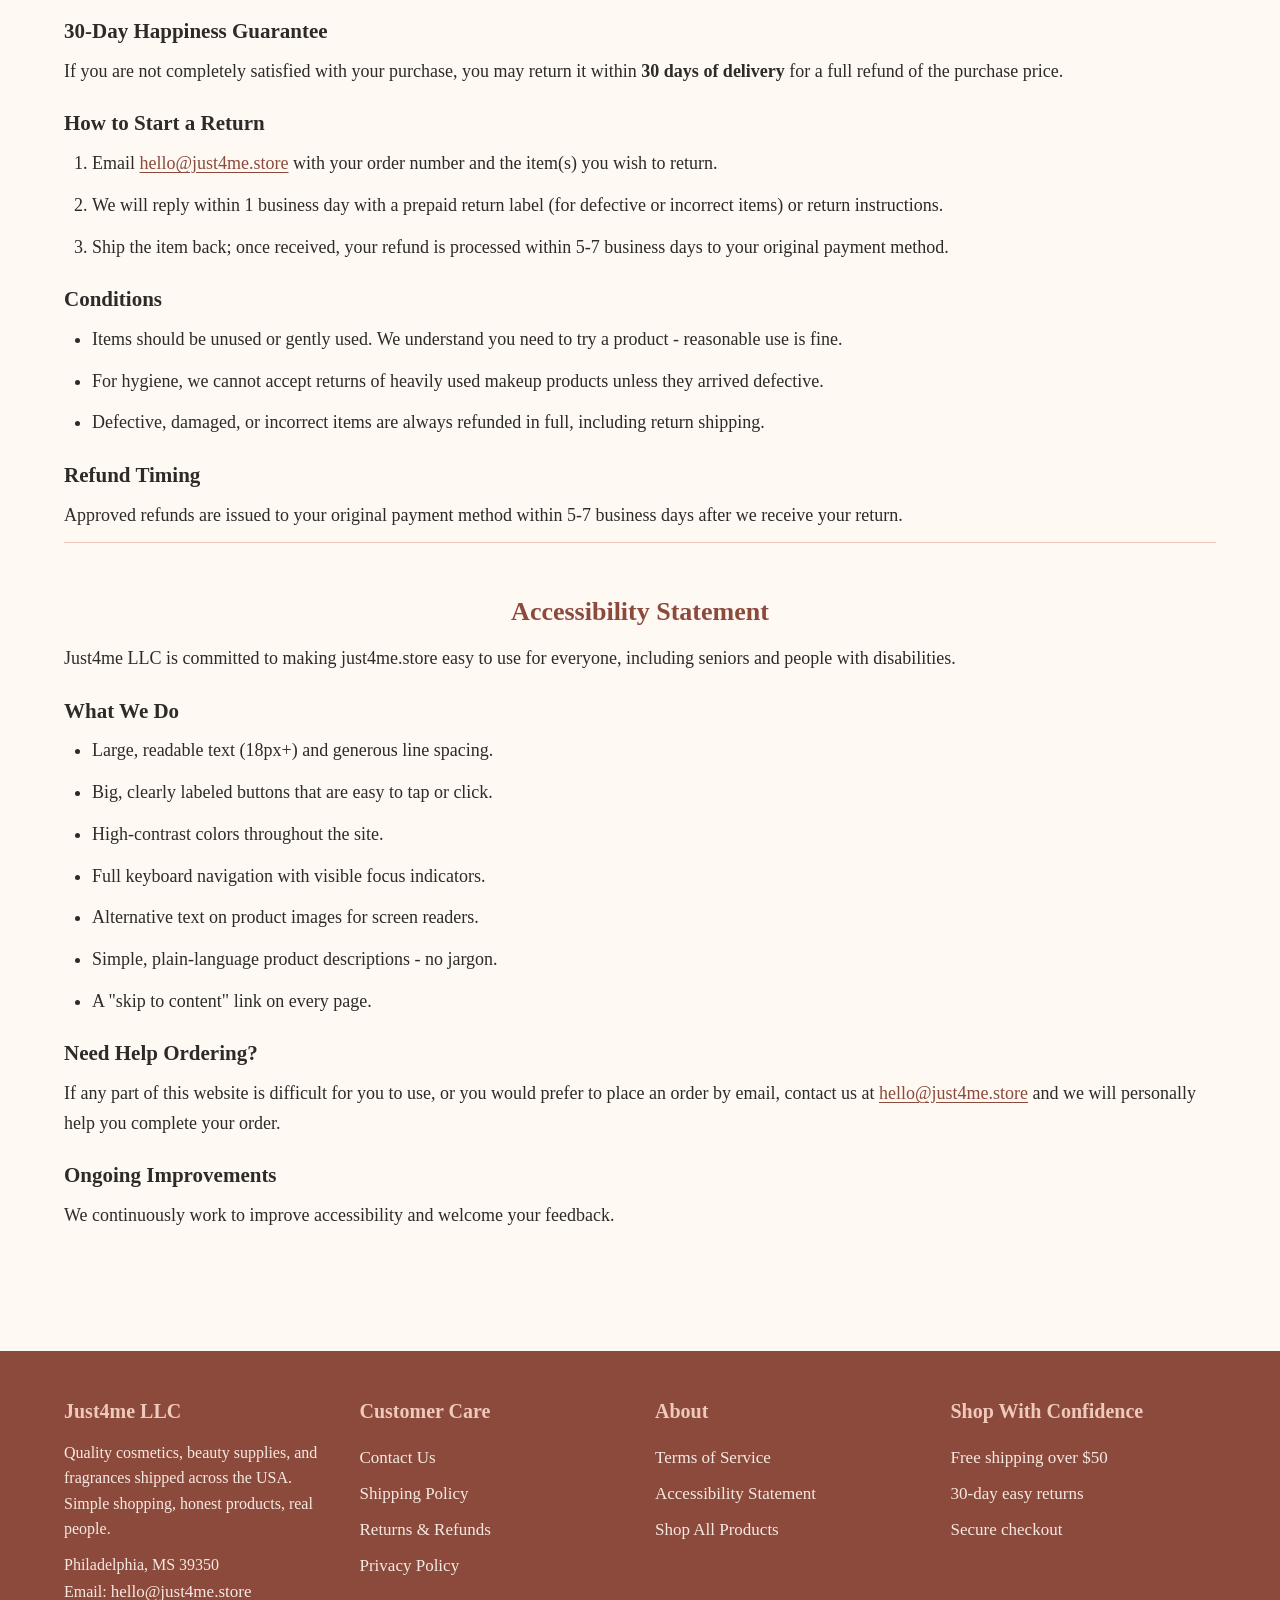
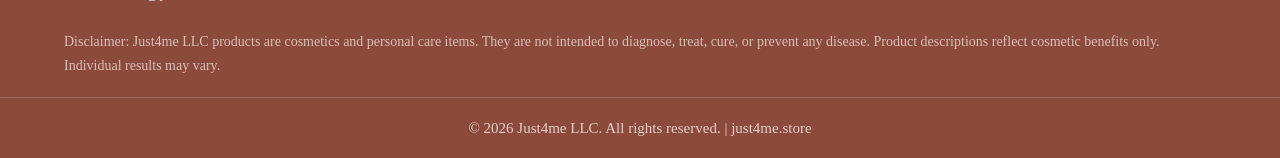
<file: policies.html>
<!DOCTYPE html>
<html lang="en-US">
<head>
<meta charset="UTF-8">
<meta name="viewport" content="width=device-width, initial-scale=1.0">
<title>Policies - Privacy, Terms, Shipping, Returns & Accessibility | Just4me LLC</title>
<meta name="description" content="Just4me LLC store policies: privacy, terms of service, shipping, returns and refunds, and accessibility information.">
<meta property="og:title" content="Policies - Privacy, Terms, Shipping, Returns & Accessibility | Just4me LLC">
<meta property="og:description" content="Just4me LLC store policies: privacy, terms of service, shipping, returns and refunds, and accessibility information.">
<meta property="og:url" content="https://just4me.store/">
<meta property="og:type" content="website">
<link rel="canonical" href="https://just4me.store/">
<link rel="stylesheet" href="css/style.css">
<script type="application/ld+json">
{"@context":"https://schema.org","@type":"Organization","name":"Just4me LLC","url":"https://just4me.store","email":"hello@just4me.store","address":{"@type":"PostalAddress","addressLocality":"Philadelphia","addressRegion":"MS","postalCode":"39350","addressCountry":"US"}}
</script>

</head>
<body>
<a class="skip-link" href="#main">Skip to main content</a>
<header class="site-header">
  <div class="header-inner">
    <a class="logo" href="index.html">Just<span>4</span>me</a>
    <nav class="main-nav" aria-label="Main navigation">
      <ul>
        <li><a href="index.html">Home</a></li>
        <li><a href="shop.html">Shop</a></li>
        <li><a href="contact.html">Contact</a></li>
        <li><a class="cart-link" href="cart.html">Cart <span class="cart-count">0</span></a></li>
      </ul>
    </nav>
  </div>
</header>
<main id="main">

<section class="section legal">
  <h1>Store Policies &amp; Legal Information</h1>
  <p class="updated">Last updated: October 2026 | Just4me LLC, Philadelphia, MS 39350, USA</p>
  <nav class="legal-nav" aria-label="Policy sections">
    <a href="#privacy">Privacy Policy</a>
    <a href="#terms">Terms of Service</a>
    <a href="#shipping">Shipping Policy</a>
    <a href="#returns">Return &amp; Refund Policy</a>
    <a href="#accessibility">Accessibility Statement</a>
  </nav>

  <section id="privacy">
    <h2>Privacy Policy</h2>
    <p>Just4me LLC ("we," "our," or "us") respects your privacy. This policy explains what information we collect, why, and how we protect it.</p>
    <h3>Information We Collect</h3>
    <ul>
      <li><strong>Order information:</strong> name, shipping address, email, and phone number you provide at checkout.</li>
      <li><strong>Payment information:</strong> processed by our payment provider. We never see or store your full card number.</li>
      <li><strong>Email newsletter:</strong> if you subscribe, we store your email address. Unsubscribe anytime.</li>
      <li><strong>Usage data:</strong> basic, anonymous website analytics that help us improve the store.</li>
    </ul>
    <h3>How We Use Your Information</h3>
    <ul>
      <li>To process, ship, and support your orders.</li>
      <li>To send order confirmations and shipping updates.</li>
      <li>To respond to your questions and requests.</li>
      <li>To send marketing emails only if you opted in.</li>
    </ul>
    <h3>What We Never Do</h3>
    <ul>
      <li>We never sell your personal information to anyone.</li>
      <li>We never share your information except with the service providers needed to run our store (payment processing, shipping carriers, email delivery).</li>
    </ul>
    <h3>Your Rights (California &amp; All US Residents)</h3>
    <p>You may request access to, correction of, or deletion of your personal data at any time by emailing <a href="mailto:hello@just4me.store">hello@just4me.store</a>. We respond to all requests within 30 days.</p>
    <h3>Security</h3>
    <p>Our checkout uses industry-standard encryption (SSL/TLS). Payment details are handled by PCI-DSS compliant processors.</p>
    <h3>Contact</h3>
    <p>Privacy questions: <a href="mailto:hello@just4me.store">hello@just4me.store</a> or Just4me LLC, Philadelphia, MS 39350.</p>
  </section>

  <section id="terms">
    <h2>Terms of Service</h2>
    <p>By using just4me.store, you agree to these terms.</p>
    <h3>1. About Us</h3>
    <p>Just4me LLC is a registered limited liability company in the State of Mississippi, USA, selling cosmetics, beauty supplies, and perfume products online (NAICS 456120).</p>
    <h3>2. Products &amp; Pricing</h3>
    <ul>
      <li>We make every effort to display products and prices accurately. If an error occurs, we will contact you before shipping.</li>
      <li>All prices are in US Dollars (USD) and do not include applicable sales tax, which is calculated at checkout where required.</li>
      <li>Product descriptions describe cosmetic benefits only. Our products are not intended to diagnose, treat, cure, or prevent any disease.</li>
    </ul>
    <h3>3. Orders &amp; Payment</h3>
    <ul>
      <li>Orders are confirmed by email after checkout.</li>
      <li>We reserve the right to refuse or cancel orders affected by pricing errors, stock issues, or suspected fraud.</li>
      <li>This website currently operates a demonstration (test-mode) checkout for preview purposes; no real payment is captured in test mode.</li>
    </ul>
    <h3>4. Acceptable Use</h3>
    <p>You agree not to misuse this website, attempt to breach its security, or use it for any unlawful purpose.</p>
    <h3>5. Intellectual Property</h3>
    <p>All website content, images, and text are the property of Just4me LLC and may not be reproduced without written permission.</p>
    <h3>6. Limitation of Liability</h3>
    <p>To the fullest extent permitted by law, Just4me LLC's liability for any claim relating to products or this website is limited to the amount you paid for the product in question.</p>
    <h3>7. Governing Law</h3>
    <p>These terms are governed by the laws of the State of Mississippi, USA.</p>
    <h3>8. Changes</h3>
    <p>We may update these terms from time to time. The version posted on this page applies to your use of the site.</p>
  </section>

  <section id="shipping">
    <h2>Shipping Policy</h2>
    <h3>Where We Ship</h3>
    <p>We currently ship to all 50 US states. We do not ship internationally at this time.</p>
    <h3>Processing Time</h3>
    <p>Orders are packed and shipped within 1-2 business days (Monday-Friday, excluding holidays).</p>
    <h3>Shipping Rates &amp; Delivery</h3>
    <ul>
      <li><strong>Free standard shipping</strong> on all orders over $50.</li>
      <li><strong>Flat rate $5.95</strong> for orders under $50.</li>
      <li>Standard delivery: 3-7 business days after shipment, depending on your state.</li>
    </ul>
    <h3>Tracking</h3>
    <p>A tracking number is sent by email as soon as your order ships, so you can follow your package every step of the way.</p>
    <h3>Delays &amp; Issues</h3>
    <p>If your order is delayed or lost in transit, email <a href="mailto:hello@just4me.store">hello@just4me.store</a> and we will make it right.</p>
  </section>

  <section id="returns">
    <h2>Return &amp; Refund Policy</h2>
    <h3>30-Day Happiness Guarantee</h3>
    <p>If you are not completely satisfied with your purchase, you may return it within <strong>30 days of delivery</strong> for a full refund of the purchase price.</p>
    <h3>How to Start a Return</h3>
    <ol>
      <li>Email <a href="mailto:hello@just4me.store">hello@just4me.store</a> with your order number and the item(s) you wish to return.</li>
      <li>We will reply within 1 business day with a prepaid return label (for defective or incorrect items) or return instructions.</li>
      <li>Ship the item back; once received, your refund is processed within 5-7 business days to your original payment method.</li>
    </ol>
    <h3>Conditions</h3>
    <ul>
      <li>Items should be unused or gently used. We understand you need to try a product - reasonable use is fine.</li>
      <li>For hygiene, we cannot accept returns of heavily used makeup products unless they arrived defective.</li>
      <li>Defective, damaged, or incorrect items are always refunded in full, including return shipping.</li>
    </ul>
    <h3>Refund Timing</h3>
    <p>Approved refunds are issued to your original payment method within 5-7 business days after we receive your return.</p>
  </section>

  <section id="accessibility">
    <h2>Accessibility Statement</h2>
    <p>Just4me LLC is committed to making just4me.store easy to use for everyone, including seniors and people with disabilities.</p>
    <h3>What We Do</h3>
    <ul>
      <li>Large, readable text (18px+) and generous line spacing.</li>
      <li>Big, clearly labeled buttons that are easy to tap or click.</li>
      <li>High-contrast colors throughout the site.</li>
      <li>Full keyboard navigation with visible focus indicators.</li>
      <li>Alternative text on product images for screen readers.</li>
      <li>Simple, plain-language product descriptions - no jargon.</li>
      <li>A "skip to content" link on every page.</li>
    </ul>
    <h3>Need Help Ordering?</h3>
    <p>If any part of this website is difficult for you to use, or you would prefer to place an order by email, contact us at <a href="mailto:hello@just4me.store">hello@just4me.store</a> and we will personally help you complete your order.</p>
    <h3>Ongoing Improvements</h3>
    <p>We continuously work to improve accessibility and welcome your feedback.</p>
  </section>
</section>

</main>
<footer class="site-footer">
  <div class="footer-inner">
    <div>
      <h4>Just4me LLC</h4>
      <p style="font-size:16px;line-height:1.6">Quality cosmetics, beauty supplies, and fragrances shipped across the USA. Simple shopping, honest products, real people.</p>
      <p style="font-size:16px;margin-top:10px">Philadelphia, MS 39350<br>Email: <a href="mailto:hello@just4me.store" style="display:inline">hello@just4me.store</a></p>
    </div>
    <div>
      <h4>Customer Care</h4>
      <a href="contact.html">Contact Us</a>
      <a href="policies.html#shipping">Shipping Policy</a>
      <a href="policies.html#returns">Returns &amp; Refunds</a>
      <a href="policies.html#privacy">Privacy Policy</a>
    </div>
    <div>
      <h4>About</h4>
      <a href="policies.html#terms">Terms of Service</a>
      <a href="policies.html#accessibility">Accessibility Statement</a>
      <a href="shop.html">Shop All Products</a>
    </div>
    <div>
      <h4>Shop With Confidence</h4>
      <a href="policies.html#shipping">Free shipping over $50</a>
      <a href="policies.html#returns">30-day easy returns</a>
      <a href="policies.html#privacy">Secure checkout</a>
    </div>
  </div>
  <p class="disclaimer">Disclaimer: Just4me LLC products are cosmetics and personal care items. They are not intended to diagnose, treat, cure, or prevent any disease. Product descriptions reflect cosmetic benefits only. Individual results may vary.</p>
  <div class="footer-bottom">&copy; <span id="year">2026</span> Just4me LLC. All rights reserved. | just4me.store</div>
</footer>
<script src="js/main.js"></script>
</body>
</html>
</file>
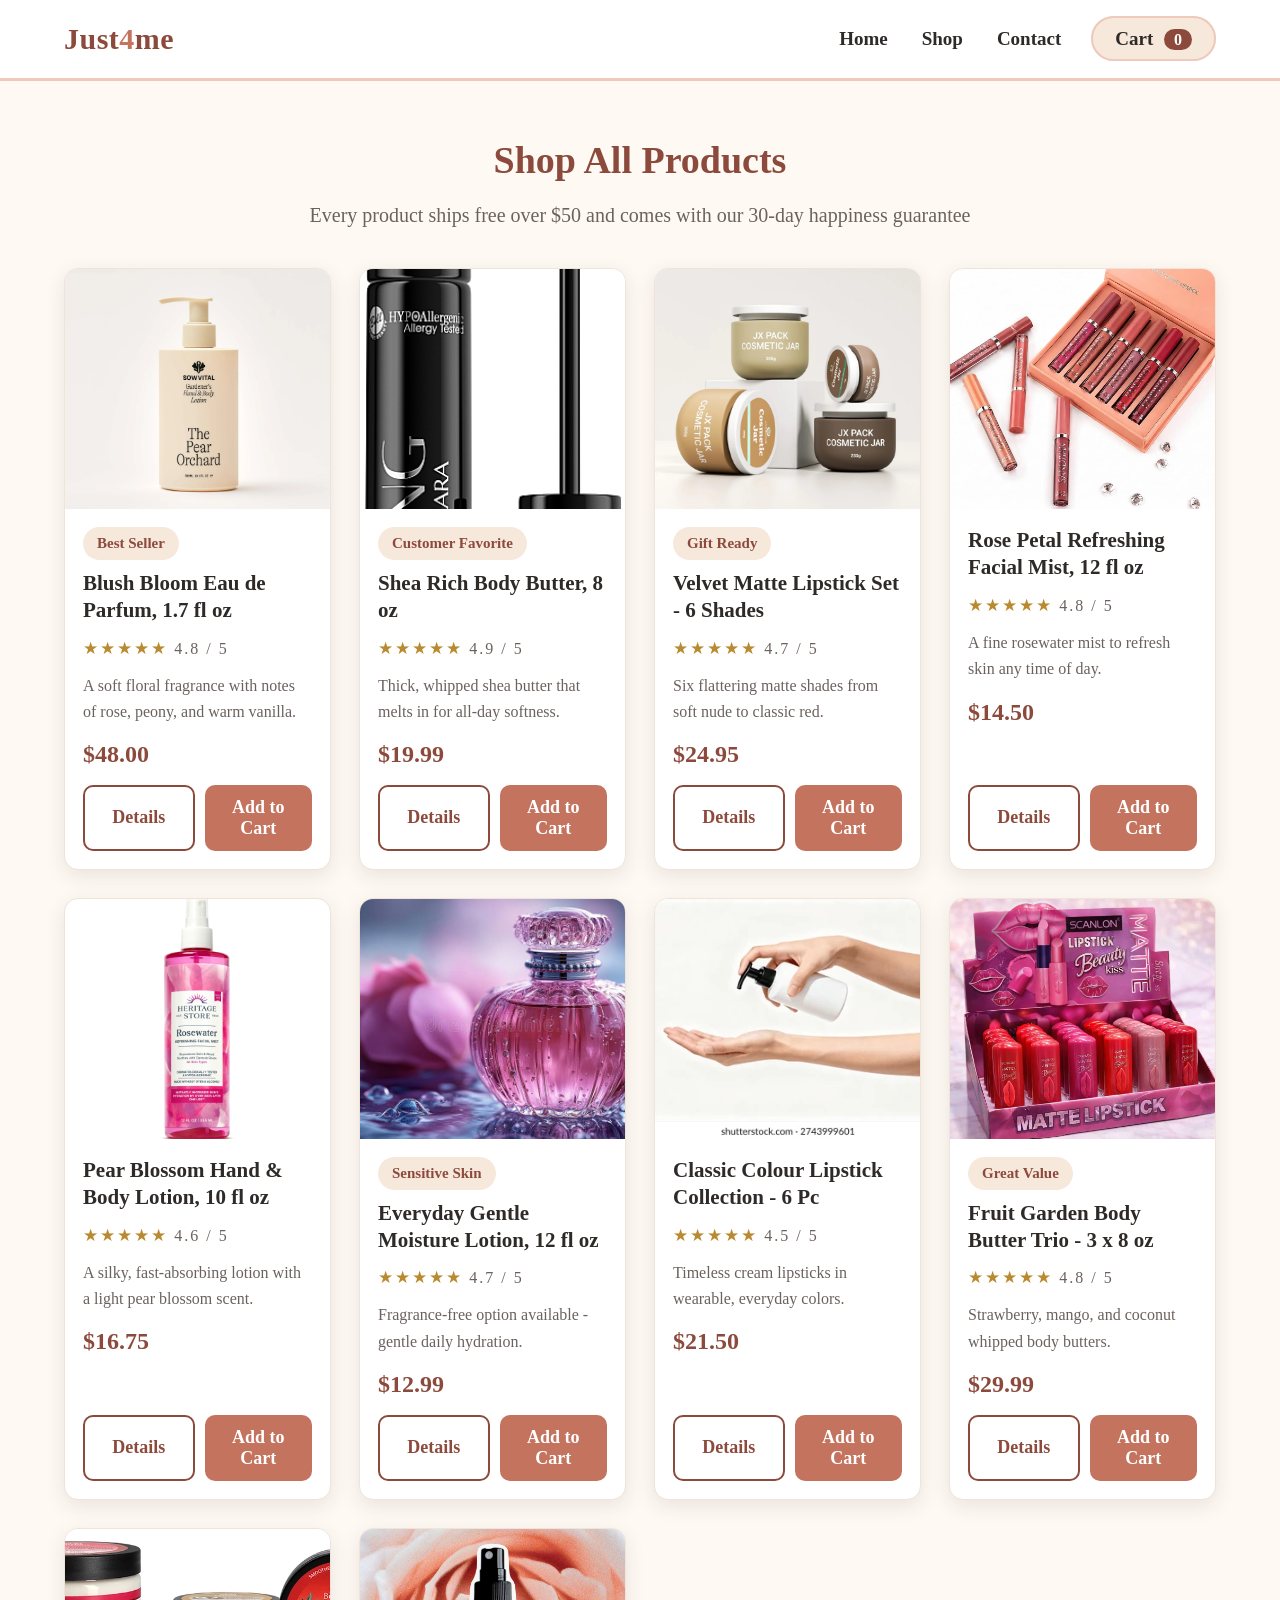
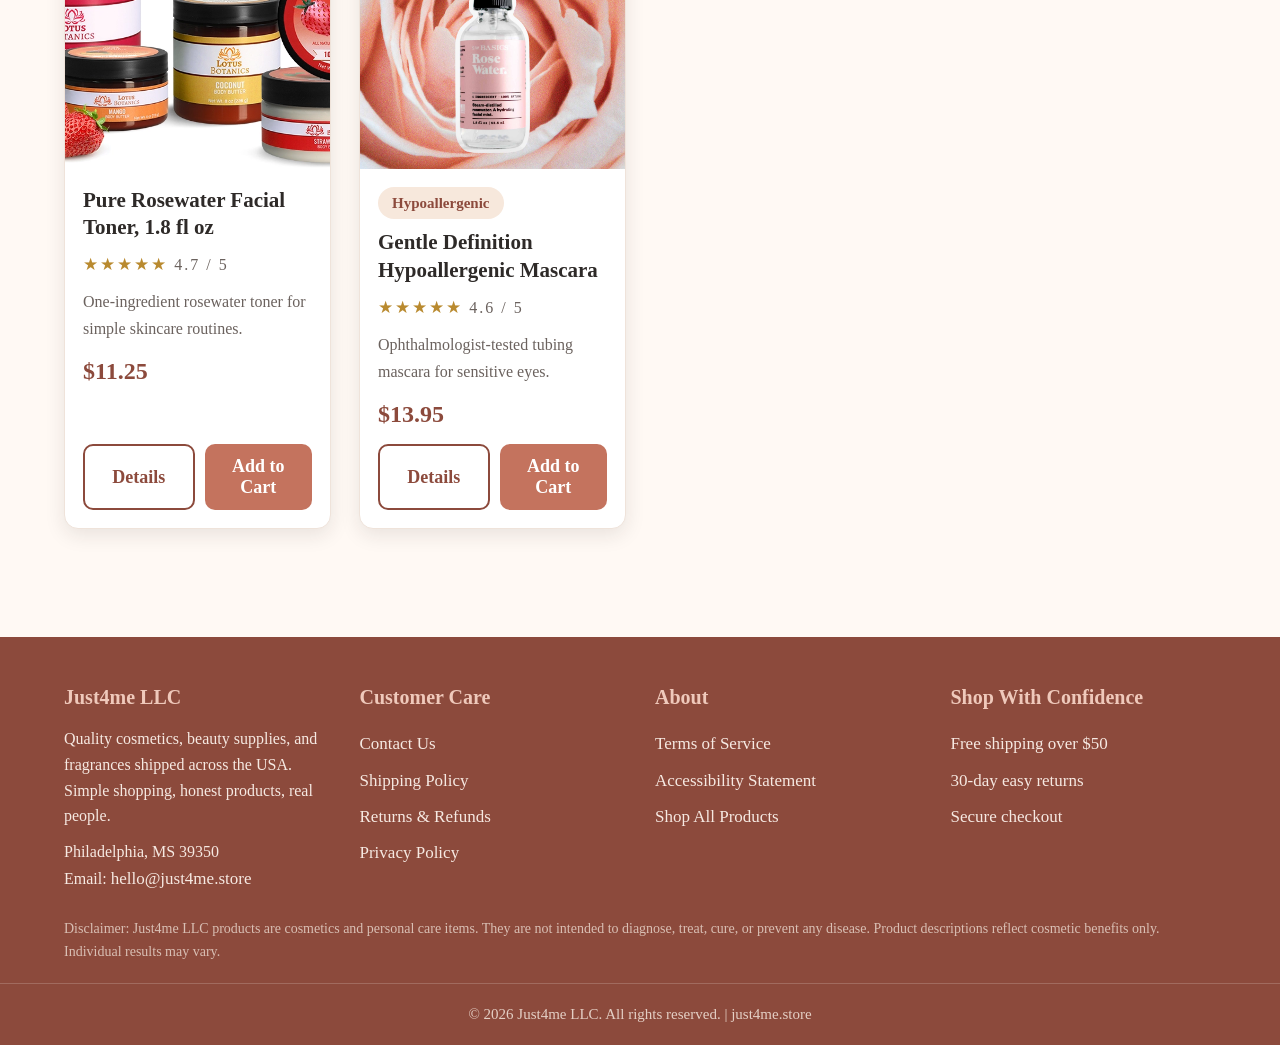
<file: shop.html>
<!DOCTYPE html>
<html lang="en-US">
<head>
<meta charset="UTF-8">
<meta name="viewport" content="width=device-width, initial-scale=1.0">
<title>Shop All Cosmetics, Skincare & Fragrances | Just4me LLC</title>
<meta name="description" content="Browse all Just4me products: perfumes, body butters, lipsticks, lotions, facial mists and more. Free US shipping over $50.">
<meta property="og:title" content="Shop All Cosmetics, Skincare & Fragrances | Just4me LLC">
<meta property="og:description" content="Browse all Just4me products: perfumes, body butters, lipsticks, lotions, facial mists and more. Free US shipping over $50.">
<meta property="og:url" content="https://just4me.store/">
<meta property="og:type" content="website">
<link rel="canonical" href="https://just4me.store/">
<link rel="stylesheet" href="css/style.css">
<script type="application/ld+json">
{"@context":"https://schema.org","@type":"Organization","name":"Just4me LLC","url":"https://just4me.store","email":"hello@just4me.store","address":{"@type":"PostalAddress","addressLocality":"Philadelphia","addressRegion":"MS","postalCode":"39350","addressCountry":"US"}}
</script>

</head>
<body>
<a class="skip-link" href="#main">Skip to main content</a>
<header class="site-header">
  <div class="header-inner">
    <a class="logo" href="index.html">Just<span>4</span>me</a>
    <nav class="main-nav" aria-label="Main navigation">
      <ul>
        <li><a href="index.html">Home</a></li>
        <li><a href="shop.html">Shop</a></li>
        <li><a href="contact.html">Contact</a></li>
        <li><a class="cart-link" href="cart.html">Cart <span class="cart-count">0</span></a></li>
      </ul>
    </nav>
  </div>
</header>
<main id="main">

<section class="section">
  <h1 style="font-size:38px;color:var(--deep);text-align:center;margin-bottom:8px">Shop All Products</h1>
  <p class="sub">Every product ships free over $50 and comes with our 30-day happiness guarantee</p>
  <div id="all-products-grid" class="product-grid"></div>
</section>

</main>
<footer class="site-footer">
  <div class="footer-inner">
    <div>
      <h4>Just4me LLC</h4>
      <p style="font-size:16px;line-height:1.6">Quality cosmetics, beauty supplies, and fragrances shipped across the USA. Simple shopping, honest products, real people.</p>
      <p style="font-size:16px;margin-top:10px">Philadelphia, MS 39350<br>Email: <a href="mailto:hello@just4me.store" style="display:inline">hello@just4me.store</a></p>
    </div>
    <div>
      <h4>Customer Care</h4>
      <a href="contact.html">Contact Us</a>
      <a href="policies.html#shipping">Shipping Policy</a>
      <a href="policies.html#returns">Returns &amp; Refunds</a>
      <a href="policies.html#privacy">Privacy Policy</a>
    </div>
    <div>
      <h4>About</h4>
      <a href="policies.html#terms">Terms of Service</a>
      <a href="policies.html#accessibility">Accessibility Statement</a>
      <a href="shop.html">Shop All Products</a>
    </div>
    <div>
      <h4>Shop With Confidence</h4>
      <a href="policies.html#shipping">Free shipping over $50</a>
      <a href="policies.html#returns">30-day easy returns</a>
      <a href="policies.html#privacy">Secure checkout</a>
    </div>
  </div>
  <p class="disclaimer">Disclaimer: Just4me LLC products are cosmetics and personal care items. They are not intended to diagnose, treat, cure, or prevent any disease. Product descriptions reflect cosmetic benefits only. Individual results may vary.</p>
  <div class="footer-bottom">&copy; <span id="year">2026</span> Just4me LLC. All rights reserved. | just4me.store</div>
</footer>
<script src="js/main.js"></script>
</body>
</html>
</file>
<file: css/style.css>
:root{
  --cream:#FFF9F4; --peach:#F7E8DC; --blush:#EFC9BB; --rose:#C4735E; --deep:#8C4A3C;
  --ink:#2E2A28; --muted:#6B625E; --white:#FFFFFF; --green:#3E7C4F; --gold:#B98A2F;
  --radius:14px; --shadow:0 6px 20px rgba(44,32,28,.10);
}
*{box-sizing:border-box; margin:0; padding:0}
html{scroll-behavior:smooth}
body{font-family:Georgia,'Times New Roman',serif; font-size:19px; line-height:1.65; color:var(--ink); background:var(--cream)}
img{max-width:100%; display:block}
a{color:var(--deep); text-decoration:underline; text-underline-offset:3px}
a:hover{color:var(--rose)}
a:focus-visible, button:focus-visible, input:focus-visible, select:focus-visible, textarea:focus-visible{
  outline:3px solid var(--rose); outline-offset:3px; border-radius:4px}
.skip-link{position:absolute; left:-999px; top:0; background:var(--deep); color:#fff; padding:12px 20px; z-index:200; font-size:20px}
.skip-link:focus{left:12px; top:12px}

/* Header */
.site-header{background:var(--white); border-bottom:3px solid var(--blush); position:sticky; top:0; z-index:100}
.header-inner{max-width:1200px; margin:0 auto; padding:14px 24px; display:flex; align-items:center; justify-content:space-between; gap:20px; flex-wrap:wrap}
.logo{font-size:30px; font-weight:bold; color:var(--deep); text-decoration:none; letter-spacing:.5px}
.logo span{color:var(--rose)}
.main-nav ul{display:flex; gap:26px; list-style:none; flex-wrap:wrap}
.main-nav a{font-size:19px; font-weight:bold; text-decoration:none; color:var(--ink); padding:8px 4px}
.main-nav a:hover{color:var(--rose); text-decoration:underline}
.cart-link{position:relative; background:var(--peach); border:2px solid var(--blush); border-radius:999px; padding:10px 22px !important; font-size:19px; font-weight:bold; color:var(--deep); text-decoration:none}
.cart-link:hover{background:var(--blush)}
.cart-count{background:var(--deep); color:#fff; border-radius:999px; padding:2px 10px; margin-left:6px; font-size:16px}

/* Announcement + hero */
.announce{background:var(--deep); color:#fff; text-align:center; padding:10px 16px; font-size:18px}
.announce strong{color:var(--blush)}
.hero{max-width:1200px; margin:0 auto; padding:56px 24px; display:grid; grid-template-columns:1.1fr .9fr; gap:48px; align-items:center}
.hero h1{font-size:46px; line-height:1.2; color:var(--deep); margin-bottom:20px}
.hero p{font-size:21px; color:var(--muted); margin-bottom:28px}
.hero img{border-radius:var(--radius); box-shadow:var(--shadow)}
.btn{display:inline-block; background:var(--rose); color:#fff; border:none; border-radius:10px; padding:16px 34px; font-size:20px; font-weight:bold; font-family:inherit; cursor:pointer; text-decoration:none; min-height:56px}
.btn:hover{background:var(--deep); color:#fff; text-decoration:none}
.btn-outline{background:var(--white); color:var(--deep); border:2px solid var(--deep)}
.btn-outline:hover{background:var(--deep); color:#fff}
.btn-green{background:var(--green)}

/* Sections */
.section{max-width:1200px; margin:0 auto; padding:48px 24px}
.section h2{font-size:34px; color:var(--deep); text-align:center; margin-bottom:8px}
.section .sub{text-align:center; color:var(--muted); font-size:20px; margin-bottom:36px}
.center{text-align:center}

/* Product grid & cards */
.product-grid{display:grid; grid-template-columns:repeat(auto-fill,minmax(255px,1fr)); gap:28px}
.card{background:var(--white); border:1px solid #EFE3DA; border-radius:var(--radius); overflow:hidden; box-shadow:var(--shadow); display:flex; flex-direction:column}
.card img{width:100%; height:240px; object-fit:cover}
.card-body{padding:18px; display:flex; flex-direction:column; gap:10px; flex:1}
.card-body h3{font-size:21px; color:var(--ink); line-height:1.3}
.price{font-size:24px; font-weight:bold; color:var(--deep)}
.stars{color:var(--gold); font-size:17px; letter-spacing:2px}
.card-actions{display:flex; gap:10px; margin-top:auto; flex-wrap:wrap}
.card-actions .btn{padding:12px 18px; font-size:18px; min-height:50px; flex:1; text-align:center}
.qty-note{font-size:16px; color:var(--muted)}
.badge{display:inline-block; background:var(--peach); color:var(--deep); border-radius:999px; padding:4px 14px; font-size:15px; font-weight:bold; width:fit-content}

/* Trust row */
.trust{display:grid; grid-template-columns:repeat(auto-fit,minmax(230px,1fr)); gap:22px}
.trust .box{background:var(--white); border:1px solid #EFE3DA; border-radius:var(--radius); padding:26px; text-align:center; box-shadow:var(--shadow)}
.trust .box .ico{font-size:38px}
.trust .box h3{font-size:21px; margin:10px 0 6px; color:var(--deep)}
.trust .box p{font-size:17px; color:var(--muted)}

/* Steps */
.steps{display:grid; grid-template-columns:repeat(auto-fit,minmax(240px,1fr)); gap:22px; counter-reset:step}
.step{background:var(--white); border-radius:var(--radius); padding:26px; border:1px solid #EFE3DA; box-shadow:var(--shadow)}
.step h3{color:var(--deep); font-size:21px; margin-bottom:8px}
.step p{color:var(--muted); font-size:18px}

/* Cart & checkout tables */
.table-wrap{overflow-x:auto; background:var(--white); border-radius:var(--radius); box-shadow:var(--shadow)}
table.cart-table{width:100%; border-collapse:collapse; min-width:640px}
table.cart-table th{background:var(--peach); color:var(--deep); font-size:18px; text-align:left; padding:14px 16px}
table.cart-table td{padding:14px 16px; border-top:1px solid #F0E6DE; font-size:18px; vertical-align:middle}
table.cart-table img{width:80px; height:80px; object-fit:cover; border-radius:8px}
.qty-btn{width:44px; height:44px; font-size:22px; border:2px solid var(--blush); background:var(--white); border-radius:8px; cursor:pointer; color:var(--deep); font-weight:bold}
.qty-btn:hover{background:var(--peach)}
.totals{max-width:420px; margin:28px 0 0 auto; background:var(--white); border-radius:var(--radius); box-shadow:var(--shadow); padding:24px}
.totals .row{display:flex; justify-content:space-between; font-size:19px; padding:8px 0}
.totals .grand{font-size:26px; font-weight:bold; color:var(--deep); border-top:2px solid var(--blush); margin-top:8px; padding-top:14px}

/* Forms */
.form-card{background:var(--white); border-radius:var(--radius); box-shadow:var(--shadow); padding:32px; max-width:760px; margin:0 auto}
.form-grid{display:grid; grid-template-columns:1fr 1fr; gap:18px}
.form-grid .full{grid-column:1/-1}
label{display:block; font-size:18px; font-weight:bold; margin-bottom:6px; color:var(--ink)}
input, select, textarea{width:100%; font-size:19px; font-family:inherit; padding:14px 16px; border:2px solid #D9C9BF; border-radius:10px; background:var(--white); color:var(--ink); min-height:54px}
input:focus, select:focus, textarea:focus{border-color:var(--rose)}
.field-error{color:#B3261E; font-size:16px; margin-top:4px; display:none}
.invalid input{border-color:#B3261E}
.invalid .field-error{display:block}
.test-note{background:#FFF4E0; border:2px solid var(--gold); border-radius:10px; padding:16px 20px; font-size:17px; margin:20px 0; color:#6b4e12}
.spinner{width:26px; height:26px; border:4px solid #fff; border-top-color:transparent; border-radius:50%; display:inline-block; vertical-align:middle; margin-right:10px; animation:spin 1s linear infinite}
@keyframes spin{to{transform:rotate(360deg)}}
.confirm-box{max-width:720px; margin:0 auto; background:var(--white); border-radius:var(--radius); box-shadow:var(--shadow); padding:40px; text-align:center}
.confirm-box h1{color:var(--green); font-size:36px}
.order-id{font-size:26px; font-weight:bold; color:var(--deep); margin:14px 0}

/* Modal */
.modal-backdrop{position:fixed; inset:0; background:rgba(30,22,20,.55); display:none; z-index:150; padding:20px}
.modal-backdrop.open{display:flex; align-items:center; justify-content:center}
.modal{background:var(--white); border-radius:var(--radius); max-width:640px; width:100%; max-height:90vh; overflow:auto; padding:30px; position:relative}
.modal img{width:100%; height:280px; object-fit:cover; border-radius:10px; margin-bottom:18px}
.modal-close{position:absolute; top:14px; right:14px; width:46px; height:46px; font-size:24px; border:2px solid var(--blush); background:var(--white); border-radius:50%; cursor:pointer; color:var(--deep); font-weight:bold}
.modal h3{font-size:26px; color:var(--deep); margin-bottom:10px}

/* Toast */
.toast{position:fixed; bottom:24px; left:50%; transform:translateX(-50%); background:var(--deep); color:#fff; padding:16px 28px; border-radius:999px; font-size:19px; display:none; z-index:300; box-shadow:var(--shadow)}
.toast.show{display:block}

/* Policy pages */
.legal h1{font-size:36px; color:var(--deep); margin-bottom:6px}
.legal .updated{color:var(--muted); font-size:17px; margin-bottom:26px}
.legal h2{font-size:26px; color:var(--deep); margin:34px 0 10px}
.legal h3{font-size:21px; margin:20px 0 8px}
.legal p, .legal li{font-size:18px; color:var(--ink); margin-bottom:12px}
.legal ul, .legal ol{padding-left:28px}
.legal-nav{display:flex; gap:12px; flex-wrap:wrap; margin:18px 0 30px}
.legal-nav a{background:var(--peach); padding:10px 18px; border-radius:999px; text-decoration:none; font-weight:bold; font-size:17px}
.legal section{padding-top:14px; border-top:1px solid var(--blush)}

/* Footer */
.site-footer{background:var(--deep); color:#F6E9E2; margin-top:60px}
.footer-inner{max-width:1200px; margin:0 auto; padding:44px 24px 24px; display:grid; grid-template-columns:repeat(auto-fit,minmax(220px,1fr)); gap:30px}
.site-footer h4{font-size:20px; margin-bottom:12px; color:var(--blush)}
.site-footer a{color:#F6E9E2; display:block; padding:4px 0; font-size:17px; text-decoration:none}
.site-footer a:hover{text-decoration:underline; color:#fff}
.footer-bottom{text-align:center; font-size:15px; padding:18px; border-top:1px solid rgba(255,255,255,.18); color:#E4CFC5}
.disclaimer{max-width:1200px; margin:0 auto; padding:0 24px 20px; font-size:14px; color:#D9BFB4}

@media (max-width:860px){
  .hero{grid-template-columns:1fr; padding:36px 20px}
  .hero h1{font-size:34px}
  .form-grid{grid-template-columns:1fr}
  body{font-size:18px}
}
@media (prefers-reduced-motion:reduce){
  *{animation:none !important; transition:none !important; scroll-behavior:auto}
}
</file>
